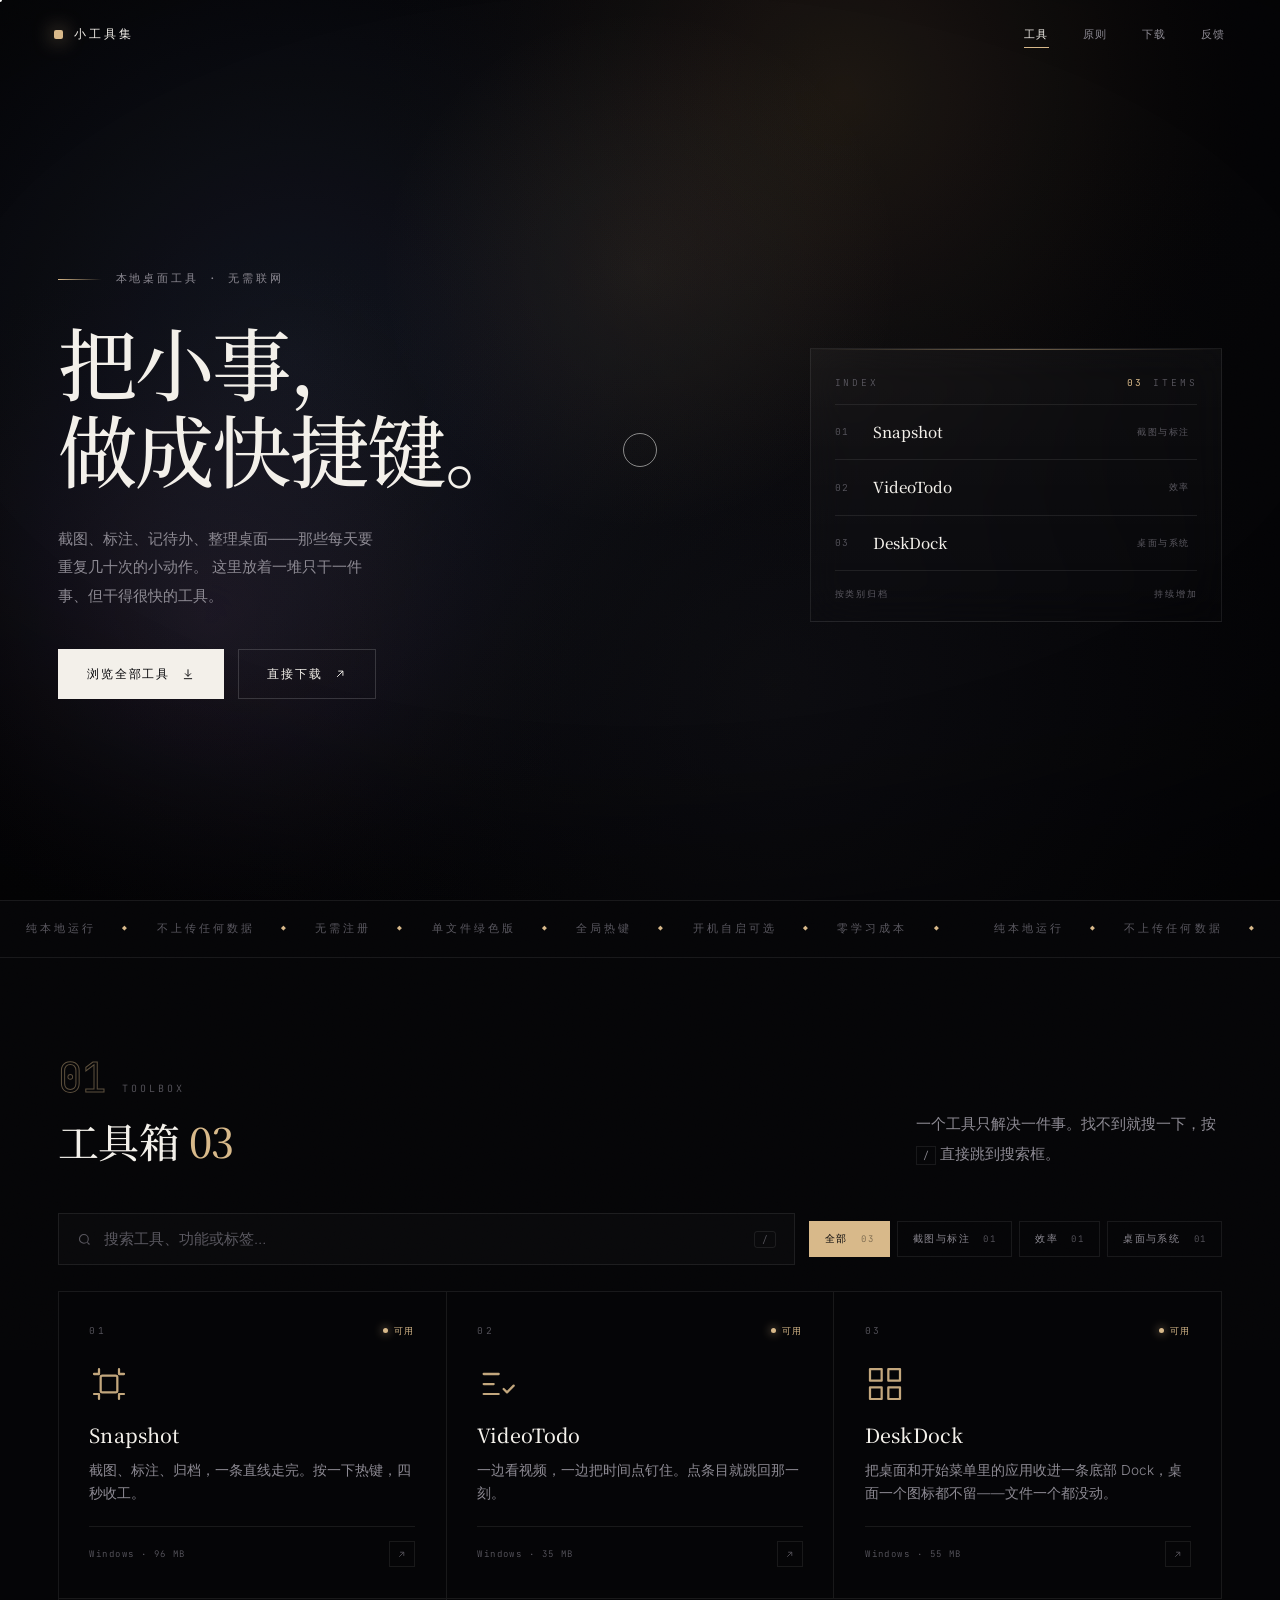
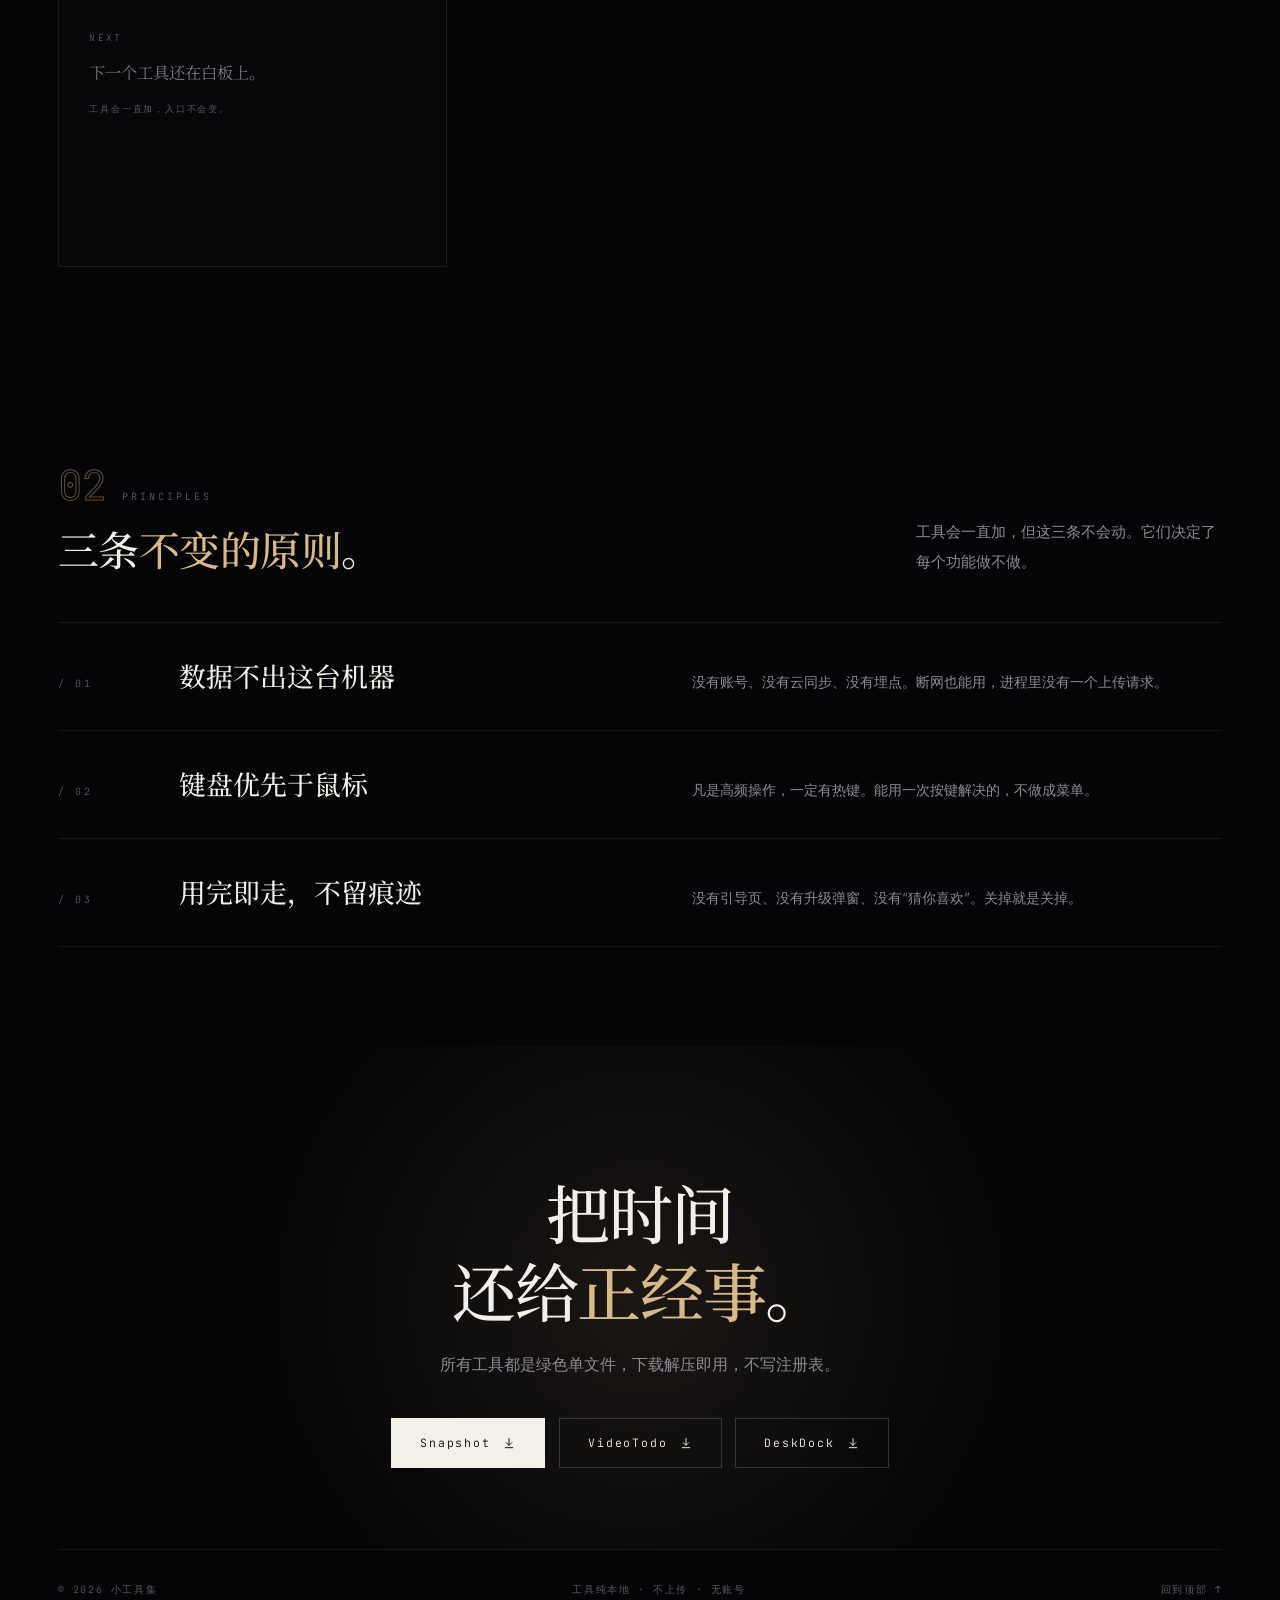
<file: index.html>
<!DOCTYPE html>
<html lang="zh-CN">
<head>
<meta charset="UTF-8">
<meta name="viewport" content="width=device-width, initial-scale=1">
<title>小工具集 — 把小事做成快捷键</title>
<meta name="description" content="一堆只干一件事、但干得很快的桌面小工具。Snapshot 截图标注、VideoTodo 视频待办。纯本地运行，不上传任何数据。">
<link rel="icon" type="image/svg+xml" href="assets/favicon.svg">
<meta property="og:title" content="小工具集 — 把小事做成快捷键">
<meta property="og:description" content="一堆只干一件事、但干得很快的桌面小工具。Snapshot 截图标注、VideoTodo 视频待办。纯本地运行，不上传任何数据。">
<meta property="og:image" content="https://luck-l6.github.io/toolbox/assets/og.png">
<meta property="og:type" content="website">
<meta property="og:url" content="https://luck-l6.github.io/toolbox/">
<meta property="og:site_name" content="小工具集">
<meta name="twitter:card" content="summary_large_image">
<link rel="preconnect" href="https://fonts.googleapis.com">
<link rel="preconnect" href="https://fonts.gstatic.com" crossorigin>
<link href="https://fonts.googleapis.com/css2?family=Instrument+Serif:ital@0;1&family=Inter:wght@300;400;500&family=JetBrains+Mono:wght@300;400;500&family=Noto+Serif+SC:wght@300;500;700&display=swap" rel="stylesheet">
<link rel="stylesheet" href="assets/style.css">
</head>
<body>

<div id="loader">
  <div class="load__mark">xiaogj &middot; toolset</div>
  <div class="load__bar"></div>
</div>

<canvas id="field"></canvas>
<div class="spot" id="spot"></div>
<div class="grain"></div>
<div class="vignette"></div>

<div class="cur" id="cur"></div>
<div class="cur-dot" id="curdot"></div>
<div class="progress" id="prog"></div>

<nav class="nav" id="nav">
  <a href="index.html" class="brand"><i></i>小工具集</a>
  <div class="nav__links">
    <a href="#toolbox" aria-current="page">工具</a>
    <a href="#rules">原则</a>
    <a href="#download">下载</a>
    <a href="feedback.html">反馈</a>
  </div>
    <button class="burger" id="burger" aria-label="打开菜单" aria-expanded="false" aria-controls="mmenu">
      <svg viewBox="0 0 24 24"><path d="M4 7h16M4 12h16M4 17h16"/></svg>
    </button>
</nav>
<div class="mmenu" id="mmenu" aria-hidden="true">
  <nav>
    <div class="mm__tag">MENU &middot; 小工具集</div>
    <a href="index.html#toolbox">全部工具</a>
    <a href="feedback.html">反馈</a>
    <a href="index.html#download">下载</a>
    <a href="index.html">回到首页</a>
  </nav>
</div>


<main class="page">

  <!-- HERO -->
  <header class="hero wrap">
    <div>
      <div class="eyebrow">本地桌面工具 &middot; 无需联网</div>

      <h1 class="hero__title">
        <span class="line" data-split>把小事，</span>
        <span class="line" data-split>做成快捷键。</span>
      </h1>

      <p class="hero__sub">
        截图、标注、记待办、整理桌面——那些每天要重复几十次的小动作。
        这里放着一堆只干一件事、但干得很快的工具。
      </p>

      <div class="hero__actions">
        <a href="#toolbox" class="btn btn--fill" data-magnet>
          浏览全部工具
          <svg viewBox="0 0 24 24"><path d="M12 4v12m0 0 5-5m-5 5-5-5M5 20h14"/></svg>
        </a>
        <a href="#download" class="btn" data-magnet>
          直接下载
          <svg viewBox="0 0 24 24"><path d="M7 17 17 7M9 7h8v8"/></svg>
        </a>
      </div>
    </div>

    <!-- 索引卡：首屏就能看到全部工具 -->
    <aside class="index" aria-label="工具索引">
      <div class="index__head">
        <span>INDEX</span>
        <span><b id="idxCount">03</b> ITEMS</span>
      </div>
      <div id="indexList"></div>
      <div class="index__foot">
        <span>按类别归档</span>
        <span>持续增加</span>
      </div>
    </aside>
  </header>

  <div class="ticker">
    <div class="ticker__in" id="ticker">
      <span>纯本地运行 <b>◆</b> 不上传任何数据 <b>◆</b> 无需注册 <b>◆</b> 单文件绿色版 <b>◆</b> 全局热键 <b>◆</b> 开机自启可选 <b>◆</b> 零学习成本 <b>◆</b></span>
    </div>
  </div>

  <!-- 工具箱 -->
  <section class="sec" id="toolbox">
    <div class="wrap">

      <div class="sec__head rv">
        <div>
          <div class="sec__idx">
            <span class="sec__num">01</span>
            <span class="sec__tag">TOOLBOX</span>
          </div>
          <h2 class="sec__title">工具箱 <em id="count">03</em></h2>
        </div>
        <p class="sec__body">一个工具只解决一件事。找不到就搜一下，按 <kbd style="font-family:var(--mono);font-size:10px;border:1px solid var(--line);padding:2px 6px;color:var(--dim)">/</kbd> 直接跳到搜索框。</p>
      </div>

      <div class="bar">
        <div class="finder">
          <svg viewBox="0 0 24 24"><circle cx="11" cy="11" r="7"/><path d="m20 20-3.5-3.5"/></svg>
          <input id="q" type="search" placeholder="搜索工具、功能或标签…" autocomplete="off" aria-label="搜索工具">
          <kbd>/</kbd>
        </div>
        <div class="chips" id="chips"></div>
      </div>

      <div class="tools" id="tools"></div>

      <div class="empty" id="empty">没有匹配的工具 —— 换个词，或者看全部。</div>

    </div>
  </section>

  <!-- 原则 -->
  <section class="sec" id="rules">
    <div class="wrap">
      <div class="sec__head rv">
        <div>
          <div class="sec__idx"><span class="sec__num">02</span><span class="sec__tag">PRINCIPLES</span></div>
          <h2 class="sec__title">三条<em>不变的原则</em>。</h2>
        </div>
        <p class="sec__body">工具会一直加，但这三条不会动。它们决定了每个功能做不做。</p>
      </div>

      <div class="rules rv">
        <div class="rule">
          <div class="rule__n">/ 01</div>
          <div class="rule__t">数据不出这台机器</div>
          <div class="rule__d">没有账号、没有云同步、没有埋点。断网也能用，进程里没有一个上传请求。</div>
        </div>
        <div class="rule">
          <div class="rule__n">/ 02</div>
          <div class="rule__t">键盘优先于鼠标</div>
          <div class="rule__d">凡是高频操作，一定有热键。能用一次按键解决的，不做成菜单。</div>
        </div>
        <div class="rule">
          <div class="rule__n">/ 03</div>
          <div class="rule__t">用完即走，不留痕迹</div>
          <div class="rule__d">没有引导页、没有升级弹窗、没有“猜你喜欢”。关掉就是关掉。</div>
        </div>
      </div>
    </div>
  </section>

  <!-- CTA -->
  <section class="cta" id="download">
    <div class="wrap">
      <h2 class="rv">把时间<br>还给<em>正经事</em>。</h2>
      <p class="rv rv-d1">所有工具都是绿色单文件，下载解压即用，不写注册表。</p>
      <div class="cta__row rv rv-d2">
        <a href="snapshot.html" class="btn btn--fill" data-magnet>Snapshot<svg viewBox="0 0 24 24"><path d="M12 4v12m0 0 5-5m-5 5-5-5M5 20h14"/></svg></a>
        <a href="videotodo.html" class="btn" data-magnet>VideoTodo<svg viewBox="0 0 24 24"><path d="M12 4v12m0 0 5-5m-5 5-5-5M5 20h14"/></svg></a>
        <a href="deskdock.html" class="btn" data-magnet>DeskDock<svg viewBox="0 0 24 24"><path d="M12 4v12m0 0 5-5m-5 5-5-5M5 20h14"/></svg></a>
      </div>
    </div>
  </section>

  <footer class="wrap foot">
    <span>&copy; 2026 小工具集</span>
    <span>工具纯本地 &middot; 不上传 &middot; 无账号</span>
    <a href="#">回到顶部 ↑</a>
  </footer>

</main>

<script src="assets/tools.js"></script>
<script src="assets/app.js"></script>
<script>
(function(){
  /* 索引卡：从同一份工具数据生成，首屏即全貌 */
  var list = document.getElementById("indexList");
  var cnt = document.getElementById("idxCount");
  if (!list || !window.TOOLS) return;
  if (cnt) cnt.textContent = String(window.TOOLS.length).padStart(2, "0");

  window.TOOLS.forEach(function (t) {
    var dev = t.status === "dev";
    var el = document.createElement(dev ? "div" : "a");
    el.className = "index__row" + (dev ? " dev" : "");
    if (!dev) el.href = t.url;
    el.innerHTML =
      '<span class="index__no">' + t.no + '</span>' +
      '<span class="index__name">' + t.name + '</span>' +
      '<span class="index__cat">' + (dev ? "开发中" : t.catName) + '</span>';
    list.appendChild(el);
  });
})();
</script>
</body>
</html>
</file>
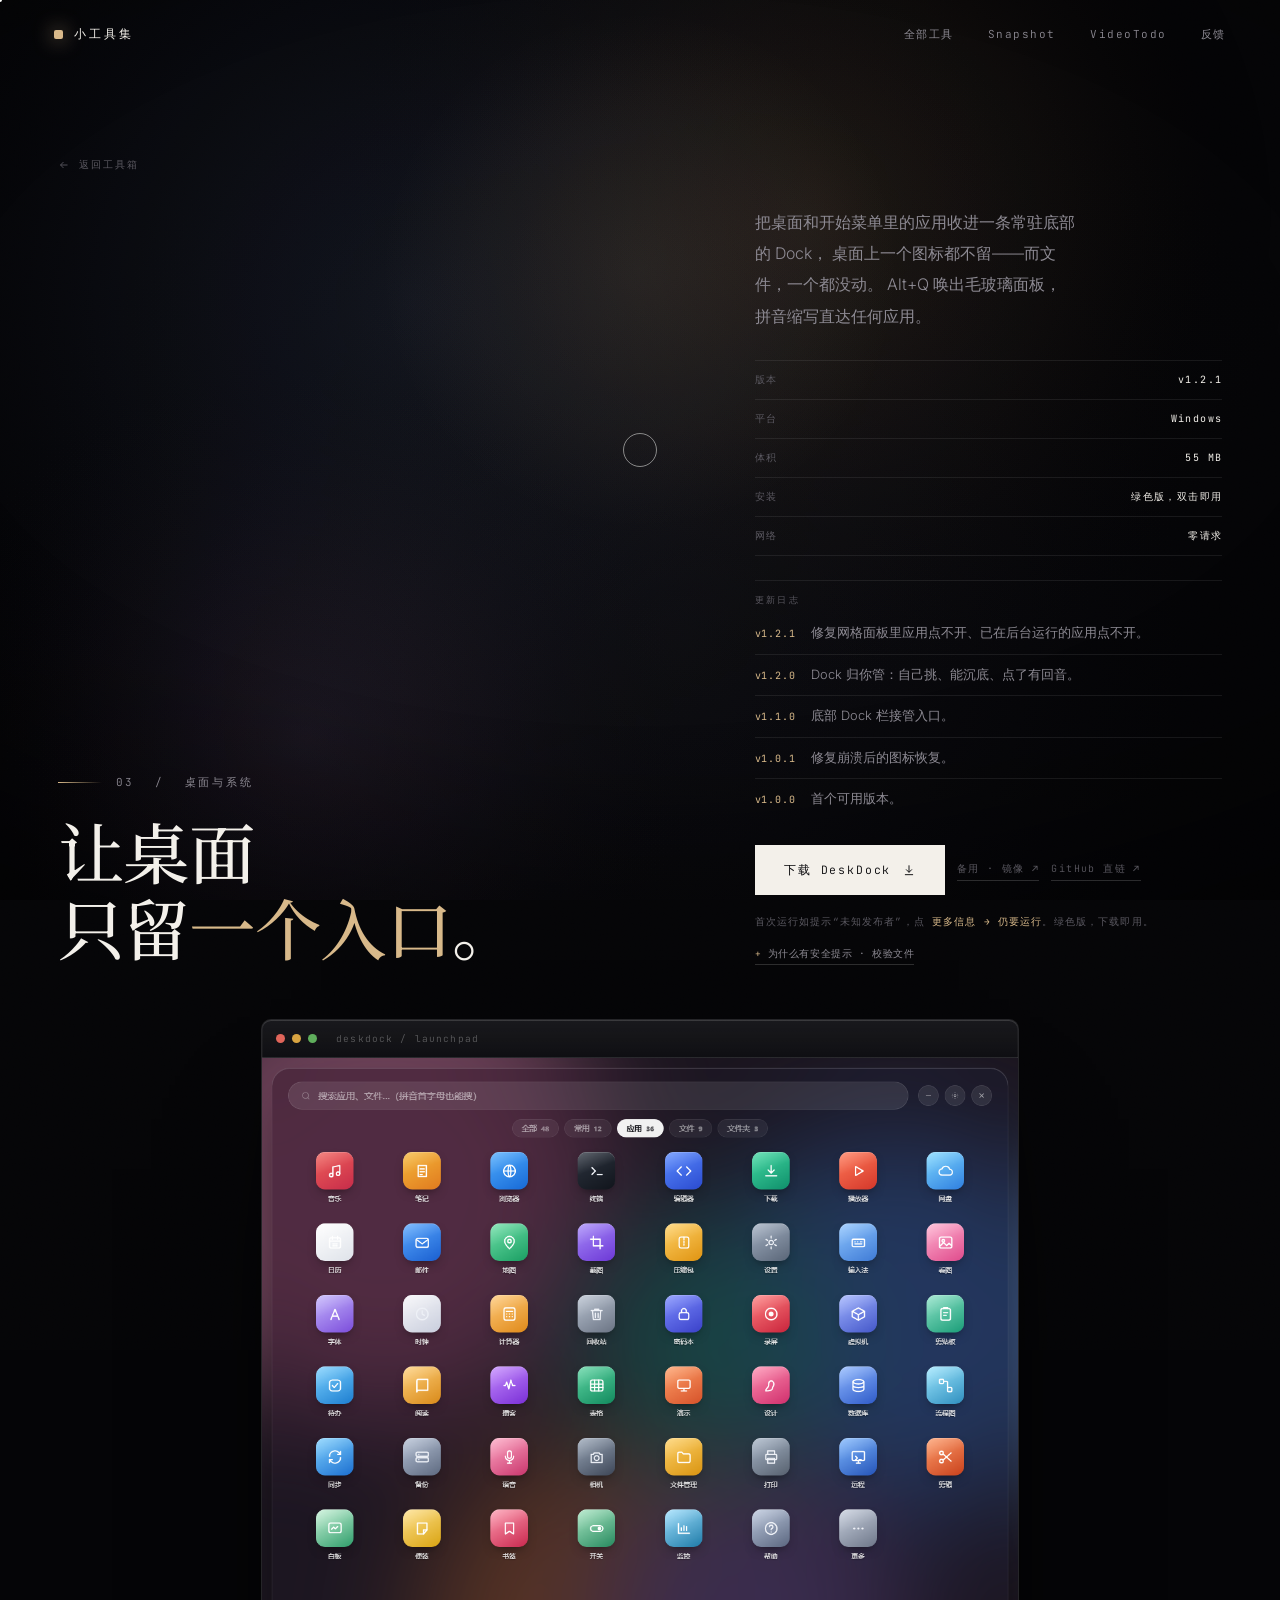
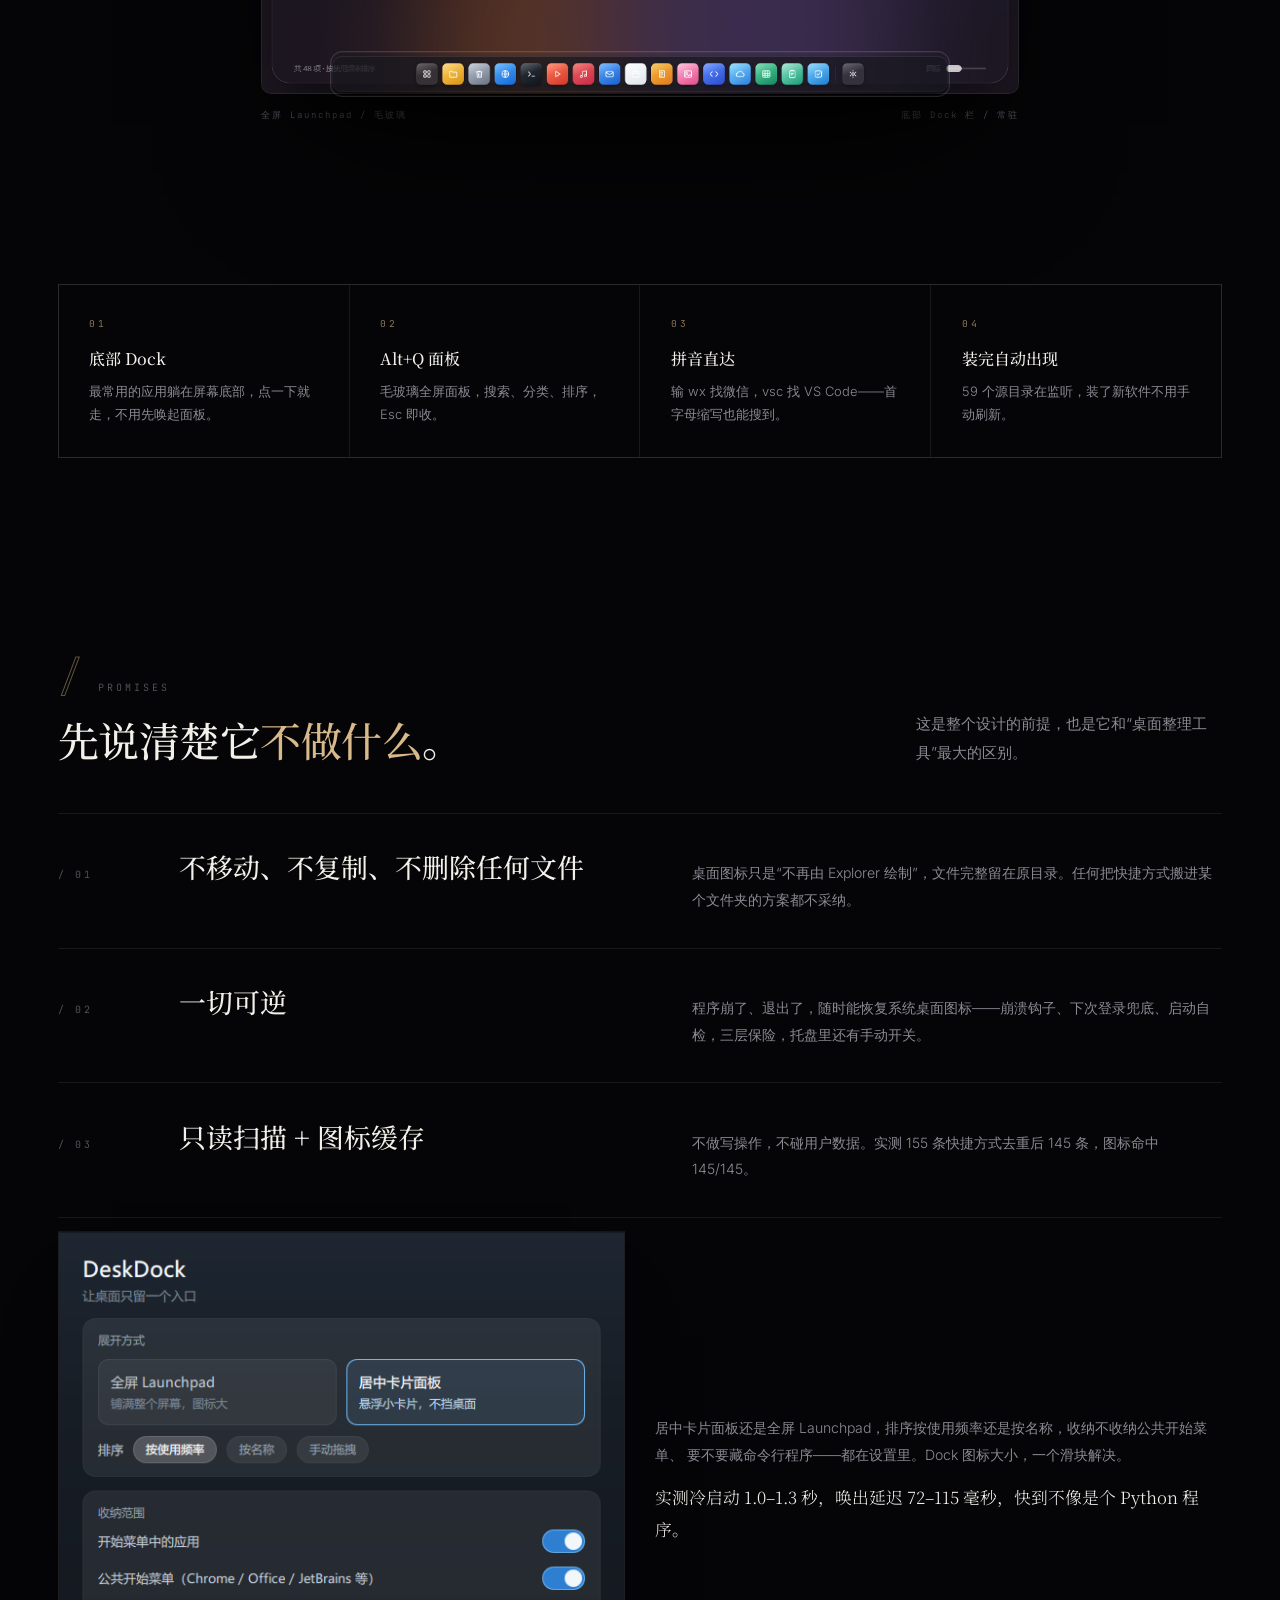
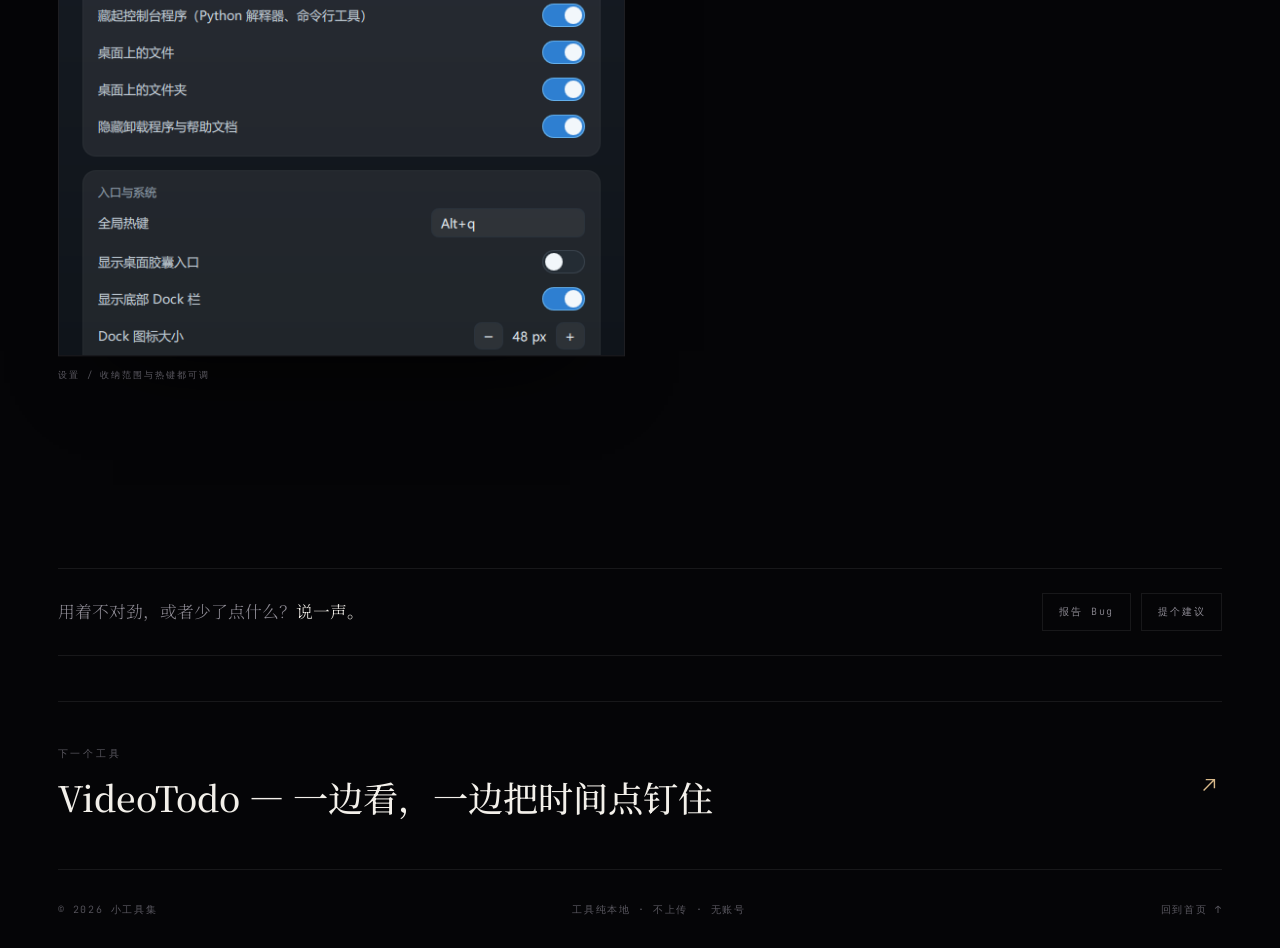
<file: deskdock.html>
<!DOCTYPE html>
<html lang="zh-CN">
<head>
<meta charset="UTF-8">
<meta name="viewport" content="width=device-width, initial-scale=1">
<title>DeskDock — 让桌面只留一个入口 | 小工具集</title>
<meta name="description" content="DeskDock：把桌面和开始菜单里的应用收进一条底部 Dock，桌面一个图标都不留——文件一个都没动。">
<link rel="icon" type="image/svg+xml" href="assets/favicon.svg">
<meta property="og:title" content="DeskDock — 让桌面只留一个入口 | 小工具集">
<meta property="og:description" content="DeskDock：把桌面和开始菜单里的应用收进一条底部 Dock，桌面一个图标都不留——文件一个都没动。">
<meta property="og:image" content="https://luck-l6.github.io/toolbox/assets/og.png">
<meta property="og:type" content="website">
<meta property="og:url" content="https://luck-l6.github.io/toolbox/deskdock.html">
<meta property="og:site_name" content="小工具集">
<meta name="twitter:card" content="summary_large_image">
<link rel="preconnect" href="https://fonts.googleapis.com">
<link rel="preconnect" href="https://fonts.gstatic.com" crossorigin>
<link href="https://fonts.googleapis.com/css2?family=Instrument+Serif:ital@0;1&family=Inter:wght@300;400;500&family=JetBrains+Mono:wght@300;400;500&family=Noto+Serif+SC:wght@300;500;700&display=swap" rel="stylesheet">
<link rel="stylesheet" href="assets/style.css">
</head>
<body>

<div id="loader">
  <div class="load__mark">deskdock</div>
  <div class="load__bar"></div>
</div>

<canvas id="field"></canvas>
<div class="spot" id="spot"></div>
<div class="grain"></div>
<div class="vignette"></div>

<div class="cur" id="cur"></div>
<div class="cur-dot" id="curdot"></div>
<div class="progress" id="prog"></div>

<nav class="nav" id="nav">
  <a href="index.html" class="brand"><i></i>小工具集</a>
  <div class="nav__links">
    <a href="index.html#toolbox">全部工具</a>
    <a href="snapshot.html">Snapshot</a>
    <a href="videotodo.html">VideoTodo</a>
    <a href="feedback.html">反馈</a>
  </div>
    <button class="burger" id="burger" aria-label="打开菜单" aria-expanded="false" aria-controls="mmenu">
      <svg viewBox="0 0 24 24"><path d="M4 7h16M4 12h16M4 17h16"/></svg>
    </button>
</nav>
<div class="mmenu" id="mmenu" aria-hidden="true">
  <nav>
    <div class="mm__tag">MENU &middot; 小工具集</div>
    <a href="index.html#toolbox">全部工具</a>
    <a href="feedback.html">反馈</a>
    <a href="index.html#download">下载</a>
    <a href="index.html">回到首页</a>
  </nav>
</div>


<main class="page">

  <header class="dhead wrap">
    <a href="index.html#toolbox" class="back">
      <svg viewBox="0 0 24 24"><path d="M19 12H5m0 0 6-6m-6 6 6 6"/></svg>
      返回工具箱
    </a>

    <div class="dhead__grid">
      <div>
        <div class="eyebrow">03 &nbsp;/&nbsp; 桌面与系统</div>
        <h1>让桌面<br>只留<em style="font-style:normal;color:var(--gold)">一个入口</em>。</h1>
      </div>
      <div>
        <p class="dhead__lead">
          把桌面和开始菜单里的应用收进一条常驻底部的 Dock，
          桌面上一个图标都不留——而文件，一个都没动。
          Alt+Q 唤出毛玻璃面板，拼音缩写直达任何应用。
        </p>
        <div class="spec">
          <div><span>版本</span><b>v1.2.1</b></div>
          <div><span>平台</span><b>Windows</b></div>
          <div><span>体积</span><b>55 MB</b></div>
          <div><span>安装</span><b>绿色版，双击即用</b></div>
          <div><span>网络</span><b>零请求</b></div>
        </div>
        <div class="clg">
          <div class="clg__t">更新日志</div>
          <div class="clg__i"><b>v1.2.1</b><span>修复网格面板里应用点不开、已在后台运行的应用点不开。</span></div>
          <div class="clg__i"><b>v1.2.0</b><span>Dock 归你管：自己挑、能沉底、点了有回音。</span></div>
          <div class="clg__i"><b>v1.1.0</b><span>底部 Dock 栏接管入口。</span></div>
          <div class="clg__i"><b>v1.0.1</b><span>修复崩溃后的图标恢复。</span></div>
          <div class="clg__i"><b>v1.0.0</b><span>首个可用版本。</span></div>
        </div>
        <div style="display:flex;gap:12px;margin-top:26px;flex-wrap:wrap;align-items:center">
          <a href="https://luckl6-toolbox-1419282646.cos.ap-guangzhou.myqcloud.com/DeskDock.exe" class="btn btn--fill" data-magnet rel="noopener">
            下载 DeskDock
            <svg viewBox="0 0 24 24"><path d="M12 4v12m0 0 5-5m-5 5-5-5M5 20h14"/></svg>
          </a>
          <a href="https://ghfast.top/https://github.com/luck-l6/DeskDock/releases/latest/download/DeskDock.exe" class="dl-alt" rel="noopener">备用 · 镜像 ↗</a>
          <a href="https://github.com/luck-l6/DeskDock/releases/latest/download/DeskDock.exe" class="dl-alt" rel="noopener">GitHub 直链 ↗</a>
        </div>
          <p class="dlwarn">首次运行如提示&ldquo;未知发布者&rdquo;，点 <b>更多信息 &rarr; 仍要运行</b>。绿色版，下载即用。</p>
          <details class="verify">
            <summary>为什么有安全提示 · 校验文件</summary>
            <p>本工具是个人开发的绿色软件，未购买商业代码签名证书。Windows 对从网络下载的未签名程序会统一提示&ldquo;未知发布者&rdquo;或&ldquo;已保护你的电脑&rdquo;，属正常拦截，并非病毒。点 <b>更多信息 &rarr; 仍要运行</b> 即可；或右键文件 &rarr; 属性 &rarr; 勾选&ldquo;解除锁定&rdquo;去掉网络标记。不放心可核对下面的校验值。</p>
            <div class="verify__row"><span>SHA256</span><code>ba711bbc0c82744025bb130358898d88fd6ac2ad394c523a0d20daa12d804f91</code></div>
            <p class="verify__hint">核对命令：<code>Get-FileHash .\DeskDock.exe -Algorithm SHA256</code></p>
          </details>
      </div>
    </div>
  </header>

  <!-- 主展示：面板 + Dock 浮条 -->
  <section class="sec" style="padding-top:0">
    <div class="wrap">
      <div class="vshow rv">
        <figure class="frame">
          <div class="frame__bar"><i></i><i></i><i></i><span class="frame__url">deskdock / launchpad</span></div>
          <img src="assets/dd-panel.png" alt="DeskDock 毛玻璃全屏面板">
          <div class="frame__glare"></div>
        </figure>
        <figure class="vshow__float vshow__float--dock">
          <img src="assets/dd-dock.png" alt="DeskDock 底部 Dock 栏">
        </figure>
        <div class="vshow__cap">
          <span>全屏 Launchpad / 毛玻璃</span>
          <span>底部 Dock 栏 / 常驻</span>
        </div>
      </div>
    </div>
  </section>

  <section class="sec" style="padding-top:0">
    <div class="wrap">
      <div class="feat rv">
        <div class="feat__c"><div class="feat__n">01</div><div class="feat__t">底部 Dock</div><div class="feat__d">最常用的应用躺在屏幕底部，点一下就走，不用先唤起面板。</div></div>
        <div class="feat__c"><div class="feat__n">02</div><div class="feat__t">Alt+Q 面板</div><div class="feat__d">毛玻璃全屏面板，搜索、分类、排序，Esc 即收。</div></div>
        <div class="feat__c"><div class="feat__n">03</div><div class="feat__t">拼音直达</div><div class="feat__d">输 wx 找微信，vsc 找 VS Code——首字母缩写也能搜到。</div></div>
        <div class="feat__c"><div class="feat__n">04</div><div class="feat__t">装完自动出现</div><div class="feat__d">59 个源目录在监听，装了新软件不用手动刷新。</div></div>
      </div>
    </div>
  </section>

  <!-- 三条承诺 -->
  <section class="sec">
    <div class="wrap">
      <div class="sec__head rv">
        <div>
          <div class="sec__idx"><span class="sec__num">/</span><span class="sec__tag">PROMISES</span></div>
          <h2 class="sec__title">先说清楚它<em>不做什么</em>。</h2>
        </div>
        <p class="sec__body">这是整个设计的前提，也是它和“桌面整理工具”最大的区别。</p>
      </div>

      <div class="rules rv">
        <div class="rule">
          <div class="rule__n">/ 01</div>
          <div class="rule__t">不移动、不复制、不删除任何文件</div>
          <div class="rule__d">桌面图标只是“不再由 Explorer 绘制”，文件完整留在原目录。任何把快捷方式搬进某个文件夹的方案都不采纳。</div>
        </div>
        <div class="rule">
          <div class="rule__n">/ 02</div>
          <div class="rule__t">一切可逆</div>
          <div class="rule__d">程序崩了、退出了，随时能恢复系统桌面图标——崩溃钩子、下次登录兜底、启动自检，三层保险，托盘里还有手动开关。</div>
        </div>
        <div class="rule">
          <div class="rule__n">/ 03</div>
          <div class="rule__t">只读扫描 + 图标缓存</div>
          <div class="rule__d">不做写操作，不碰用户数据。实测 155 条快捷方式去重后 145 条，图标命中 145/145。</div>
        </div>
      </div>
    </div>
  </section>

  <!-- 设置面板 -->
  <section class="sec" style="padding-top:0">
    <div class="wrap">
      <div class="duo rv">
        <div data-parallax="0.03">
          <div class="plate"><img src="assets/dd-settings.png" alt="DeskDock 设置面板"></div>
          <div class="plate__cap">设置 / 收纳范围与热键都可调</div>
        </div>
        <div>
          <div class="rule__d" style="padding-top:8px">
            居中卡片面板还是全屏 Launchpad，排序按使用频率还是按名称，收纳不收纳公共开始菜单、
            要不要藏命令行程序——都在设置里。Dock 图标大小，一个滑块解决。
          </div>
          <div class="rule__d" style="margin-top:14px;color:var(--paper);font-family:var(--hans);font-size:1.05rem">
            实测冷启动 1.0–1.3 秒，唤出延迟 72–115 毫秒，快到不像是个 Python 程序。
          </div>
        </div>
      </div>
    </div>
  </section>

  <div class="wrap">
    <div class="fbline">
      <p>用着不对劲，或者少了点什么？<em>说一声。</em></p>
      <div class="fbline__acts">
        <a href="feedback.html?tool=deskdock&amp;type=bug">报告 Bug</a>
        <a href="feedback.html?tool=deskdock&amp;type=feature">提个建议</a>
      </div>
    </div>
  </div>

  <div class="wrap">
    <a href="videotodo.html" class="next">
      <div>
        <div class="next__k">下一个工具</div>
        <div class="next__n">VideoTodo — 一边看，一边把时间点钉住</div>
      </div>
      <svg viewBox="0 0 24 24"><path d="M7 17 17 7M9 7h8v8"/></svg>
    </a>
  </div>

  <footer class="wrap foot">
    <span>&copy; 2026 小工具集</span>
    <span>工具纯本地 &middot; 不上传 &middot; 无账号</span>
    <a href="index.html">回到首页 ↑</a>
  </footer>

</main>

<script src="assets/tools.js"></script>
<script src="assets/app.js"></script>
</body>
</html>
</file>
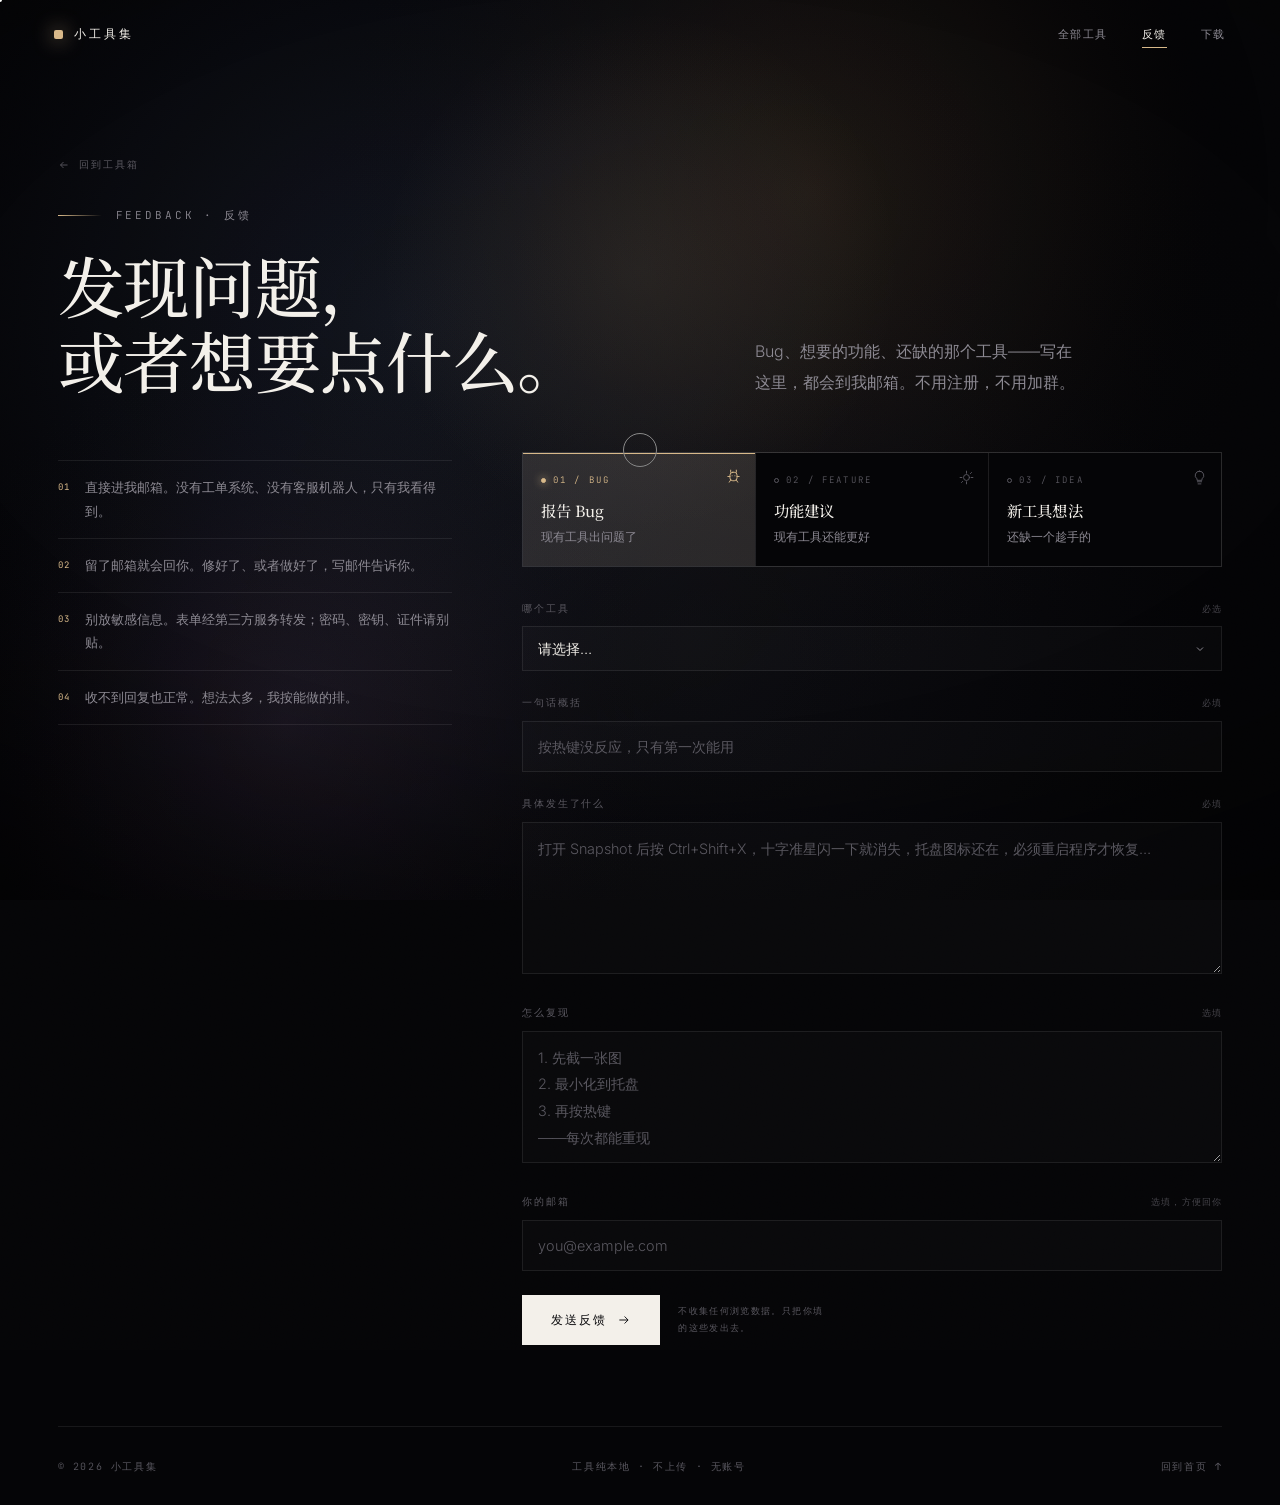
<file: feedback.html>
<!DOCTYPE html>
<html lang="zh-CN">
<head>
<meta charset="UTF-8">
<meta name="viewport" content="width=device-width, initial-scale=1">
<title>反馈 — 报告 Bug 或提一个想法 | 小工具集</title>
<meta name="description" content="反馈 Snapshot、VideoTodo、DeskDock 的 Bug，或者告诉我你想要什么功能、还缺什么工具。留言直接进我的邮箱。">
<link rel="icon" type="image/svg+xml" href="assets/favicon.svg">
<meta property="og:title" content="反馈 — 报告 Bug 或提一个想法 | 小工具集">
<meta property="og:description" content="反馈 Snapshot、VideoTodo、DeskDock 的 Bug，或者告诉我你想要什么功能、还缺什么工具。留言直接进我的邮箱。">
<meta property="og:image" content="https://luck-l6.github.io/toolbox/assets/og.png">
<meta property="og:type" content="website">
<meta property="og:url" content="https://luck-l6.github.io/toolbox/feedback.html">
<meta property="og:site_name" content="小工具集">
<meta name="twitter:card" content="summary_large_image">
<link rel="preconnect" href="https://fonts.googleapis.com">
<link rel="preconnect" href="https://fonts.gstatic.com" crossorigin>
<link href="https://fonts.googleapis.com/css2?family=Instrument+Serif:ital@0;1&family=Inter:wght@300;400;500&family=JetBrains+Mono:wght@300;400;500&family=Noto+Serif+SC:wght@300;500;700&display=swap" rel="stylesheet">
<link rel="stylesheet" href="assets/style.css">
</head>
<body>

<div id="loader">
  <div class="load__mark">feedback</div>
  <div class="load__bar"></div>
</div>

<canvas id="field"></canvas>
<div class="spot" id="spot"></div>
<div class="grain"></div>
<div class="vignette"></div>

<div class="cur" id="cur"></div>
<div class="cur-dot" id="curdot"></div>
<div class="progress" id="prog"></div>

<nav class="nav" id="nav">
  <a href="index.html" class="brand"><i></i>小工具集</a>
  <div class="nav__links">
    <a href="index.html#toolbox">全部工具</a>
    <a href="feedback.html" aria-current="page">反馈</a>
    <a href="index.html#download">下载</a>
  </div>
    <button class="burger" id="burger" aria-label="打开菜单" aria-expanded="false" aria-controls="mmenu">
      <svg viewBox="0 0 24 24"><path d="M4 7h16M4 12h16M4 17h16"/></svg>
    </button>
</nav>
<div class="mmenu" id="mmenu" aria-hidden="true">
  <nav>
    <div class="mm__tag">MENU &middot; 小工具集</div>
    <a href="index.html#toolbox">全部工具</a>
    <a href="feedback.html">反馈</a>
    <a href="index.html#download">下载</a>
    <a href="index.html">回到首页</a>
  </nav>
</div>


<main class="page">

  <header class="dhead wrap">
    <a href="index.html" class="back">
      <svg viewBox="0 0 24 24"><path d="M19 12H5m0 0 6-6m-6 6 6 6"/></svg>
      回到工具箱
    </a>
    <div class="dhead__grid">
      <div>
        <div class="eyebrow">FEEDBACK &middot; 反馈</div>
        <h1>发现问题，<br>或者想要点什么。</h1>
      </div>
      <div>
        <p class="dhead__lead">Bug、想要的功能、还缺的那个工具——写在这里，都会到我邮箱。不用注册，不用加群。</p>
      </div>
    </div>
  </header>

  <section class="wrap fb">
    <div class="fb__grid">

      <aside class="fb__side">
        <div class="fb__points">
          <div><b>01</b><span>直接进我邮箱。没有工单系统、没有客服机器人，只有我看得到。</span></div>
          <div><b>02</b><span>留了邮箱就会回你。修好了、或者做好了，写邮件告诉你。</span></div>
          <div><b>03</b><span>别放敏感信息。表单经第三方服务转发；密码、密钥、证件请别贴。</span></div>
          <div><b>04</b><span>收不到回复也正常。想法太多，我按能做的排。</span></div>
        </div>
      </aside>

      <form id="fbForm" novalidate autocomplete="off">
        <div class="types" role="group" aria-label="反馈类型">
          <button type="button" class="type on" data-type="bug" aria-pressed="true">
            <div class="type__k"><i></i>01 / BUG</div>
            <svg viewBox="0 0 24 24"><path d="M8 3v3M16 3v3M4 12h3M17 12h3M6 20l2-3M18 20l-2-3"/><rect x="7" y="6" width="10" height="12" rx="4"/><path d="M10 11h.01M14 11h.01"/></svg>
            <b>报告 Bug</b>
            <span>现有工具出问题了</span>
          </button>
          <button type="button" class="type" data-type="feature" aria-pressed="false">
            <div class="type__k"><i></i>02 / FEATURE</div>
            <svg viewBox="0 0 24 24"><path d="M12 3v3M12 18v3M5.5 12H3M21 12h-2.5"/><circle cx="12" cy="12" r="4.2"/><path d="m17.5 6.5 1.6-1.6M4.9 19.1l1.6-1.6"/></svg>
            <b>功能建议</b>
            <span>现有工具还能更好</span>
          </button>
          <button type="button" class="type" data-type="idea" aria-pressed="false">
            <div class="type__k"><i></i>03 / IDEA</div>
            <svg viewBox="0 0 24 24"><path d="M9 18h6M10 21h4"/><path d="M12 3a6 6 0 0 0-3.5 10.9V16h7v-2.1A6 6 0 0 0 12 3z"/></svg>
            <b>新工具想法</b>
            <span>还缺一个趁手的</span>
          </button>
        </div>

        <div class="field" id="fTool">
          <label>哪个工具 <u>必选</u></label>
          <select id="tool" name="tool"></select>
        </div>

        <div class="field">
          <label for="title">一句话概括 <u>必填</u></label>
          <input id="title" name="title" maxlength="90" required placeholder="按热键没反应，只有第一次能用">
        </div>

        <div class="field">
          <label for="detail" id="detailLabel">具体发生了什么 <u>必填</u></label>
          <textarea id="detail" name="detail" required placeholder="打开 Snapshot 后按 Ctrl+Shift+X，十字准星闪一下就消失，托盘图标还在，必须重启程序才恢复…"></textarea>
        </div>

        <div class="field" id="fSteps">
          <label for="steps">怎么复现 <u>选填</u></label>
          <textarea id="steps" name="steps" style="min-height:132px" placeholder="1. 先截一张图&#10;2. 最小化到托盘&#10;3. 再按热键&#10;——每次都能重现"></textarea>
        </div>

        <div class="field">
          <label for="mail">你的邮箱 <u>选填，方便回你</u></label>
          <input id="mail" name="mail" type="email" placeholder="you@example.com">
        </div>

        <div class="fb__submit">
          <button type="submit" class="btn btn--fill" id="sendBtn">
            发送反馈
            <svg viewBox="0 0 24 24"><path d="M4 12h15m0 0-6-6m6 6-6 6"/></svg>
          </button>
          <div class="fb__hint">不收集任何浏览数据。只把你填的这些发出去。</div>
        </div>

        <div class="msg" id="msg" role="status" aria-live="polite"></div>
      </form>

    </div>
  </section>

  <footer class="wrap foot">
    <span>&copy; 2026 小工具集</span>
    <span>工具纯本地 &middot; 不上传 &middot; 无账号</span>
    <a href="index.html">回到首页 ↑</a>
  </footer>

</main>

<script src="assets/tools.js"></script>
<script src="assets/app.js"></script>
<script src="assets/feedback.js"></script>
</body>
</html>
</file>
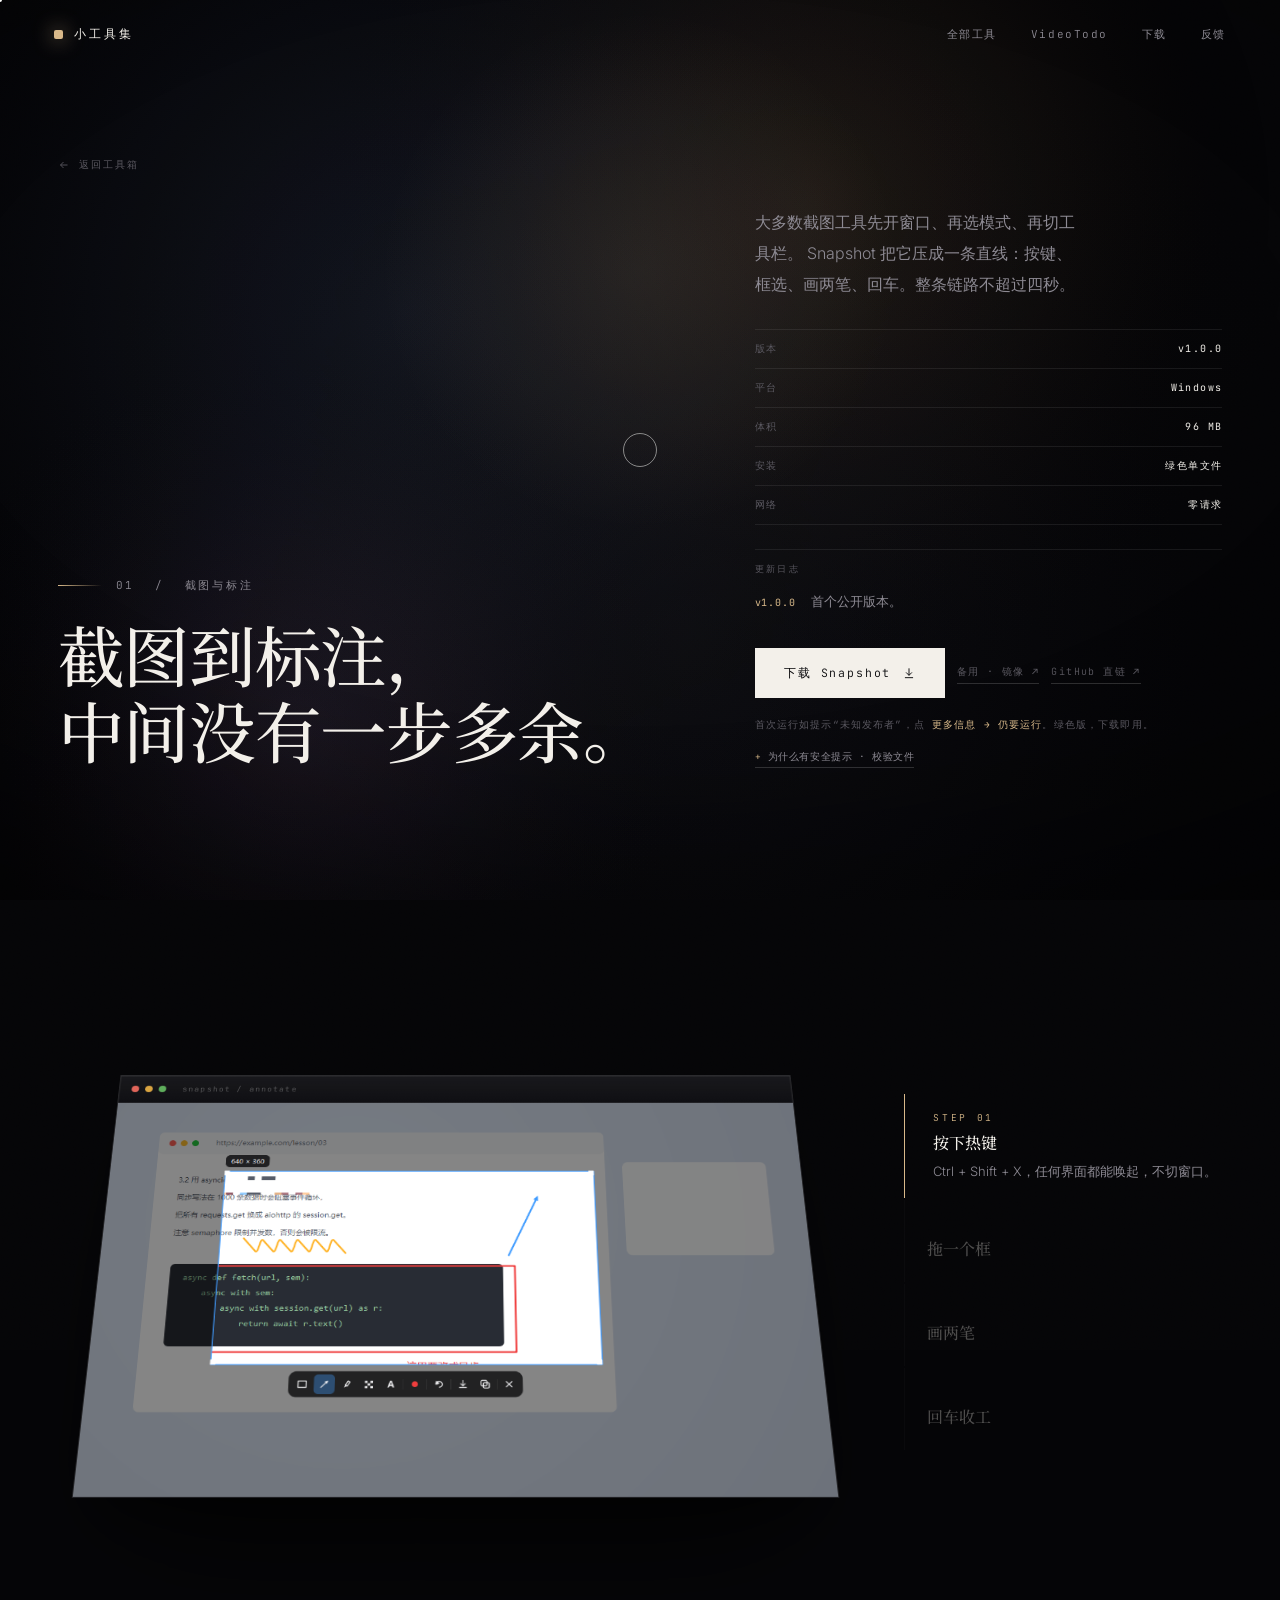
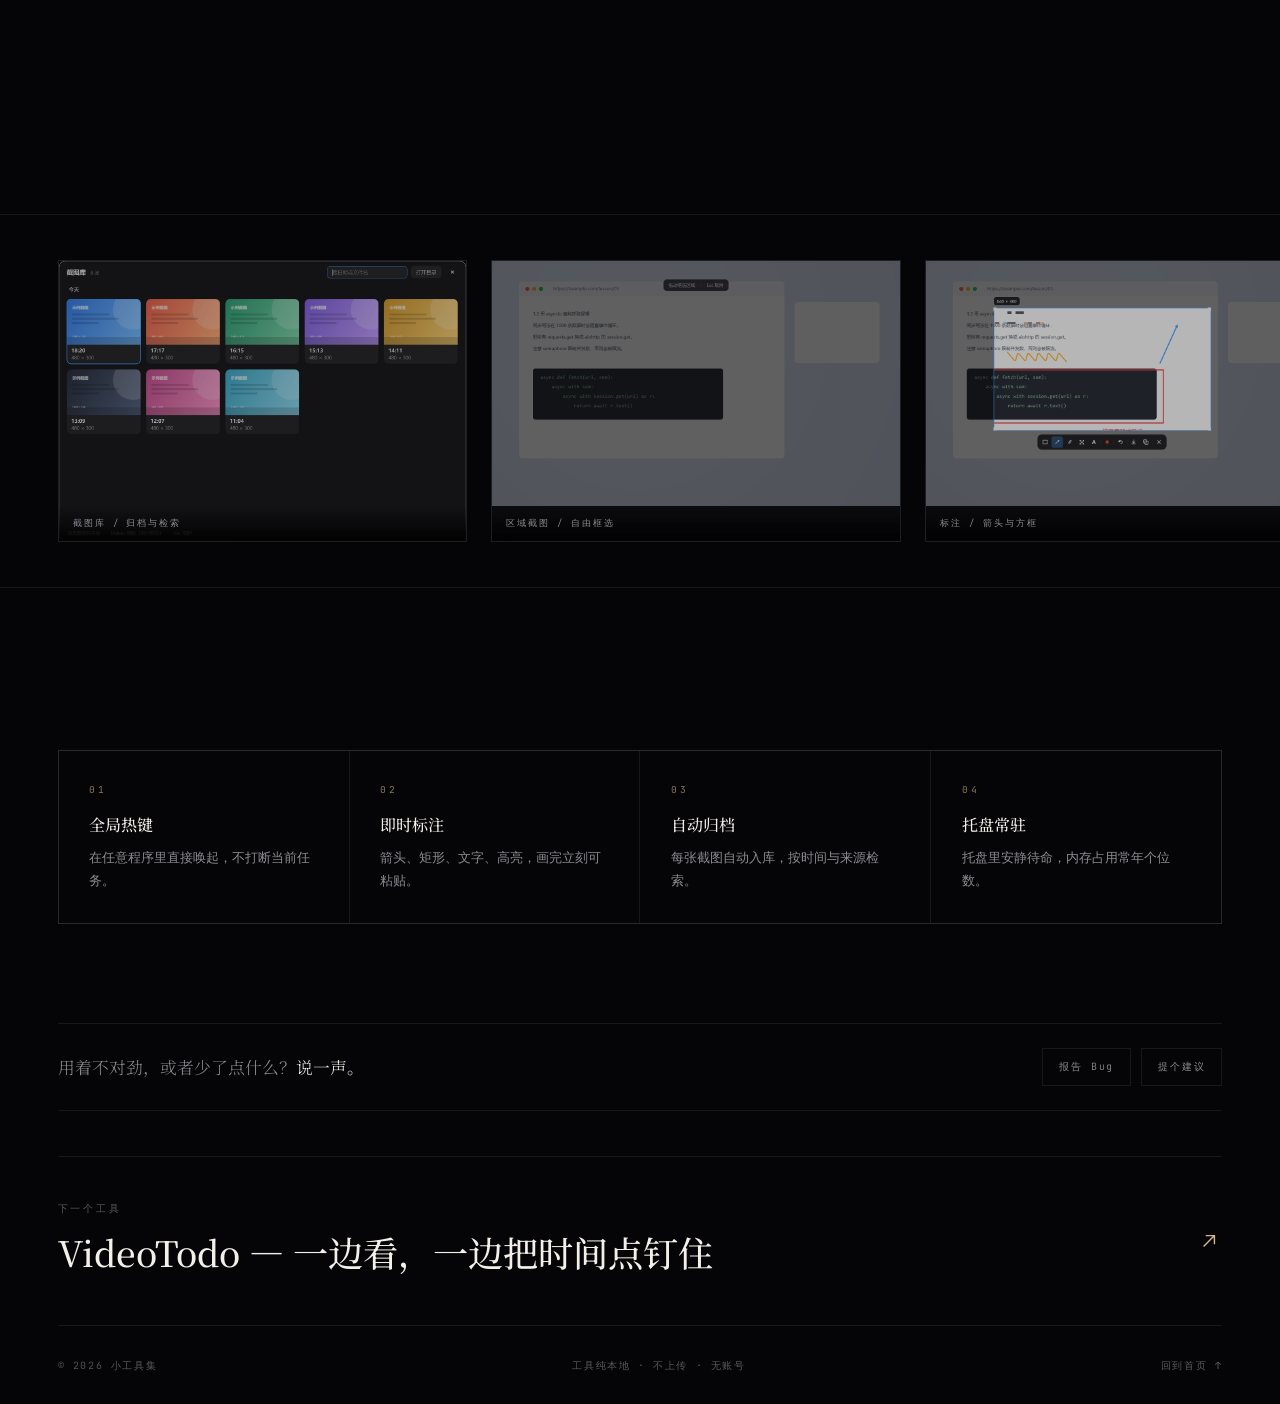
<file: snapshot.html>
<!DOCTYPE html>
<html lang="zh-CN">
<head>
<meta charset="UTF-8">
<meta name="viewport" content="width=device-width, initial-scale=1">
<title>Snapshot — 截图到标注，中间没有一步多余 | 小工具集</title>
<meta name="description" content="Snapshot：全局热键、区域截图、即时标注、自动归档。纯本地运行，不上传任何数据。">
<link rel="icon" type="image/svg+xml" href="assets/favicon.svg">
<meta property="og:title" content="Snapshot — 截图到标注，中间没有一步多余 | 小工具集">
<meta property="og:description" content="Snapshot：全局热键、区域截图、即时标注、自动归档。纯本地运行，不上传任何数据。">
<meta property="og:image" content="https://luck-l6.github.io/toolbox/assets/og.png">
<meta property="og:type" content="website">
<meta property="og:url" content="https://luck-l6.github.io/toolbox/snapshot.html">
<meta property="og:site_name" content="小工具集">
<meta name="twitter:card" content="summary_large_image">
<link rel="preconnect" href="https://fonts.googleapis.com">
<link rel="preconnect" href="https://fonts.gstatic.com" crossorigin>
<link href="https://fonts.googleapis.com/css2?family=Instrument+Serif:ital@0;1&family=Inter:wght@300;400;500&family=JetBrains+Mono:wght@300;400;500&family=Noto+Serif+SC:wght@300;500;700&display=swap" rel="stylesheet">
<link rel="stylesheet" href="assets/style.css">
</head>
<body>

<div id="loader">
  <div class="load__mark">snapshot</div>
  <div class="load__bar"></div>
</div>

<canvas id="field"></canvas>
<div class="spot" id="spot"></div>
<div class="grain"></div>
<div class="vignette"></div>

<div class="cur" id="cur"></div>
<div class="cur-dot" id="curdot"></div>
<div class="progress" id="prog"></div>

<nav class="nav" id="nav">
  <a href="index.html" class="brand"><i></i>小工具集</a>
  <div class="nav__links">
    <a href="index.html#toolbox">全部工具</a>
    <a href="videotodo.html">VideoTodo</a>
    <a href="index.html#download">下载</a>
    <a href="feedback.html">反馈</a>
  </div>
    <button class="burger" id="burger" aria-label="打开菜单" aria-expanded="false" aria-controls="mmenu">
      <svg viewBox="0 0 24 24"><path d="M4 7h16M4 12h16M4 17h16"/></svg>
    </button>
</nav>
<div class="mmenu" id="mmenu" aria-hidden="true">
  <nav>
    <div class="mm__tag">MENU &middot; 小工具集</div>
    <a href="index.html#toolbox">全部工具</a>
    <a href="feedback.html">反馈</a>
    <a href="index.html#download">下载</a>
    <a href="index.html">回到首页</a>
  </nav>
</div>


<main class="page">

  <header class="dhead wrap">
    <a href="index.html#toolbox" class="back">
      <svg viewBox="0 0 24 24"><path d="M19 12H5m0 0 6-6m-6 6 6 6"/></svg>
      返回工具箱
    </a>

    <div class="dhead__grid">
      <div>
        <div class="eyebrow">01 &nbsp;/&nbsp; 截图与标注</div>
        <h1>截图到标注，<br>中间没有一步多余。</h1>
      </div>
      <div>
        <p class="dhead__lead">
          大多数截图工具先开窗口、再选模式、再切工具栏。
          Snapshot 把它压成一条直线：按键、框选、画两笔、回车。整条链路不超过四秒。
        </p>
        <div class="spec">
          <div><span>版本</span><b>v1.0.0</b></div>
          <div><span>平台</span><b>Windows</b></div>
          <div><span>体积</span><b>96 MB</b></div>
          <div><span>安装</span><b>绿色单文件</b></div>
          <div><span>网络</span><b>零请求</b></div>
        </div>
        <div class="clg">
          <div class="clg__t">更新日志</div>
          <div class="clg__i"><b>v1.0.0</b><span>首个公开版本。</span></div>
        </div>
        <div style="display:flex;gap:12px;margin-top:26px;flex-wrap:wrap;align-items:center">
          <a href="https://luckl6-toolbox-1419282646.cos.ap-guangzhou.myqcloud.com/Snapshot.exe" class="btn btn--fill" data-magnet rel="noopener">
            下载 Snapshot
            <svg viewBox="0 0 24 24"><path d="M12 4v12m0 0 5-5m-5 5-5-5M5 20h14"/></svg>
          </a>
          <a href="https://ghfast.top/https://github.com/luck-l6/toolbox/releases/download/v1.0.0/Snapshot.exe" class="dl-alt" rel="noopener">备用 · 镜像 ↗</a>
          <a href="https://github.com/luck-l6/toolbox/releases/download/v1.0.0/Snapshot.exe" class="dl-alt" rel="noopener">GitHub 直链 ↗</a>
        </div>
          <p class="dlwarn">首次运行如提示&ldquo;未知发布者&rdquo;，点 <b>更多信息 &rarr; 仍要运行</b>。绿色版，下载即用。</p>
          <details class="verify">
            <summary>为什么有安全提示 · 校验文件</summary>
            <p>本工具是个人开发的绿色软件，未购买商业代码签名证书。Windows 对从网络下载的未签名程序会统一提示&ldquo;未知发布者&rdquo;或&ldquo;已保护你的电脑&rdquo;，属正常拦截，并非病毒。点 <b>更多信息 &rarr; 仍要运行</b> 即可；或右键文件 &rarr; 属性 &rarr; 勾选&ldquo;解除锁定&rdquo;去掉网络标记。不放心可核对下面的校验值。</p>
            <div class="verify__row"><span>SHA256</span><code>bed75317935c0c2b129ef9258de430f3b66d0e664482d11c7260727db0b26ee5</code></div>
            <p class="verify__hint">核对命令：<code>Get-FileHash .\Snapshot.exe -Algorithm SHA256</code></p>
          </details>
      </div>
    </div>
  </header>

  <!-- 3D 舞台 -->
  <div class="pin" id="pin">
    <div class="pin__stick wrap">
      <div class="stage">
        <div class="stage__inner" id="stageInner">
          <figure class="frame" id="frame1">
            <div class="frame__bar"><i></i><i></i><i></i><span class="frame__url">snapshot / annotate</span></div>
            <img src="assets/annotate.png" alt="Snapshot 标注界面">
            <div class="frame__glare"></div>
          </figure>
        </div>
      </div>

      <div class="steps" id="steps">
        <div class="step on">
          <div class="step__k">STEP 01</div>
          <div class="step__t">按下热键</div>
          <div class="step__d">Ctrl + Shift + X，任何界面都能唤起，不切窗口。</div>
        </div>
        <div class="step">
          <div class="step__k">STEP 02</div>
          <div class="step__t">拖一个框</div>
          <div class="step__d">拖到哪里截到哪里，松手即锁定，其余部分自动压暗。</div>
        </div>
        <div class="step">
          <div class="step__k">STEP 03</div>
          <div class="step__t">画两笔</div>
          <div class="step__d">箭头、方框、荧光笔，工具跟着手走，不用去点工具栏。</div>
        </div>
        <div class="step">
          <div class="step__k">STEP 04</div>
          <div class="step__t">回车收工</div>
          <div class="step__d">直接进剪贴板，同时归档到截图库，随时回捞。</div>
        </div>
      </div>
    </div>
  </div>

  <!-- 胶片条 -->
  <div class="strip">
    <div class="strip__rail" id="strip">
      <figure><img src="assets/gallery.png" alt="截图库"><figcaption>截图库 / 归档与检索</figcaption></figure>
      <figure><img src="assets/snap-idle.png" alt="区域截图"><figcaption>区域截图 / 自由框选</figcaption></figure>
      <figure><img src="assets/annotate.png" alt="标注"><figcaption>标注 / 箭头与方框</figcaption></figure>
      <figure><img src="assets/gallery.png" alt="截图库"><figcaption>截图库 / 归档与检索</figcaption></figure>
      <figure><img src="assets/snap-idle.png" alt="区域截图"><figcaption>区域截图 / 自由框选</figcaption></figure>
      <figure><img src="assets/annotate.png" alt="标注"><figcaption>标注 / 箭头与方框</figcaption></figure>
    </div>
  </div>

  <section class="sec">
    <div class="wrap">
      <div class="feat rv">
        <div class="feat__c"><div class="feat__n">01</div><div class="feat__t">全局热键</div><div class="feat__d">在任意程序里直接唤起，不打断当前任务。</div></div>
        <div class="feat__c"><div class="feat__n">02</div><div class="feat__t">即时标注</div><div class="feat__d">箭头、矩形、文字、高亮，画完立刻可粘贴。</div></div>
        <div class="feat__c"><div class="feat__n">03</div><div class="feat__t">自动归档</div><div class="feat__d">每张截图自动入库，按时间与来源检索。</div></div>
        <div class="feat__c"><div class="feat__n">04</div><div class="feat__t">托盘常驻</div><div class="feat__d">托盘里安静待命，内存占用常年个位数。</div></div>
      </div>
    </div>
  </section>

  <div class="wrap">
    <div class="fbline">
      <p>用着不对劲，或者少了点什么？<em>说一声。</em></p>
      <div class="fbline__acts">
        <a href="feedback.html?tool=snapshot&amp;type=bug">报告 Bug</a>
        <a href="feedback.html?tool=snapshot&amp;type=feature">提个建议</a>
      </div>
    </div>
  </div>

  <div class="wrap">
    <a href="videotodo.html" class="next">
      <div>
        <div class="next__k">下一个工具</div>
        <div class="next__n">VideoTodo — 一边看，一边把时间点钉住</div>
      </div>
      <svg viewBox="0 0 24 24"><path d="M7 17 17 7M9 7h8v8"/></svg>
    </a>
  </div>

  <footer class="wrap foot">
    <span>&copy; 2026 小工具集</span>
    <span>工具纯本地 &middot; 不上传 &middot; 无账号</span>
    <a href="index.html">回到首页 ↑</a>
  </footer>

</main>

<script src="assets/tools.js"></script>
<script src="assets/app.js"></script>
</body>
</html>
</file>
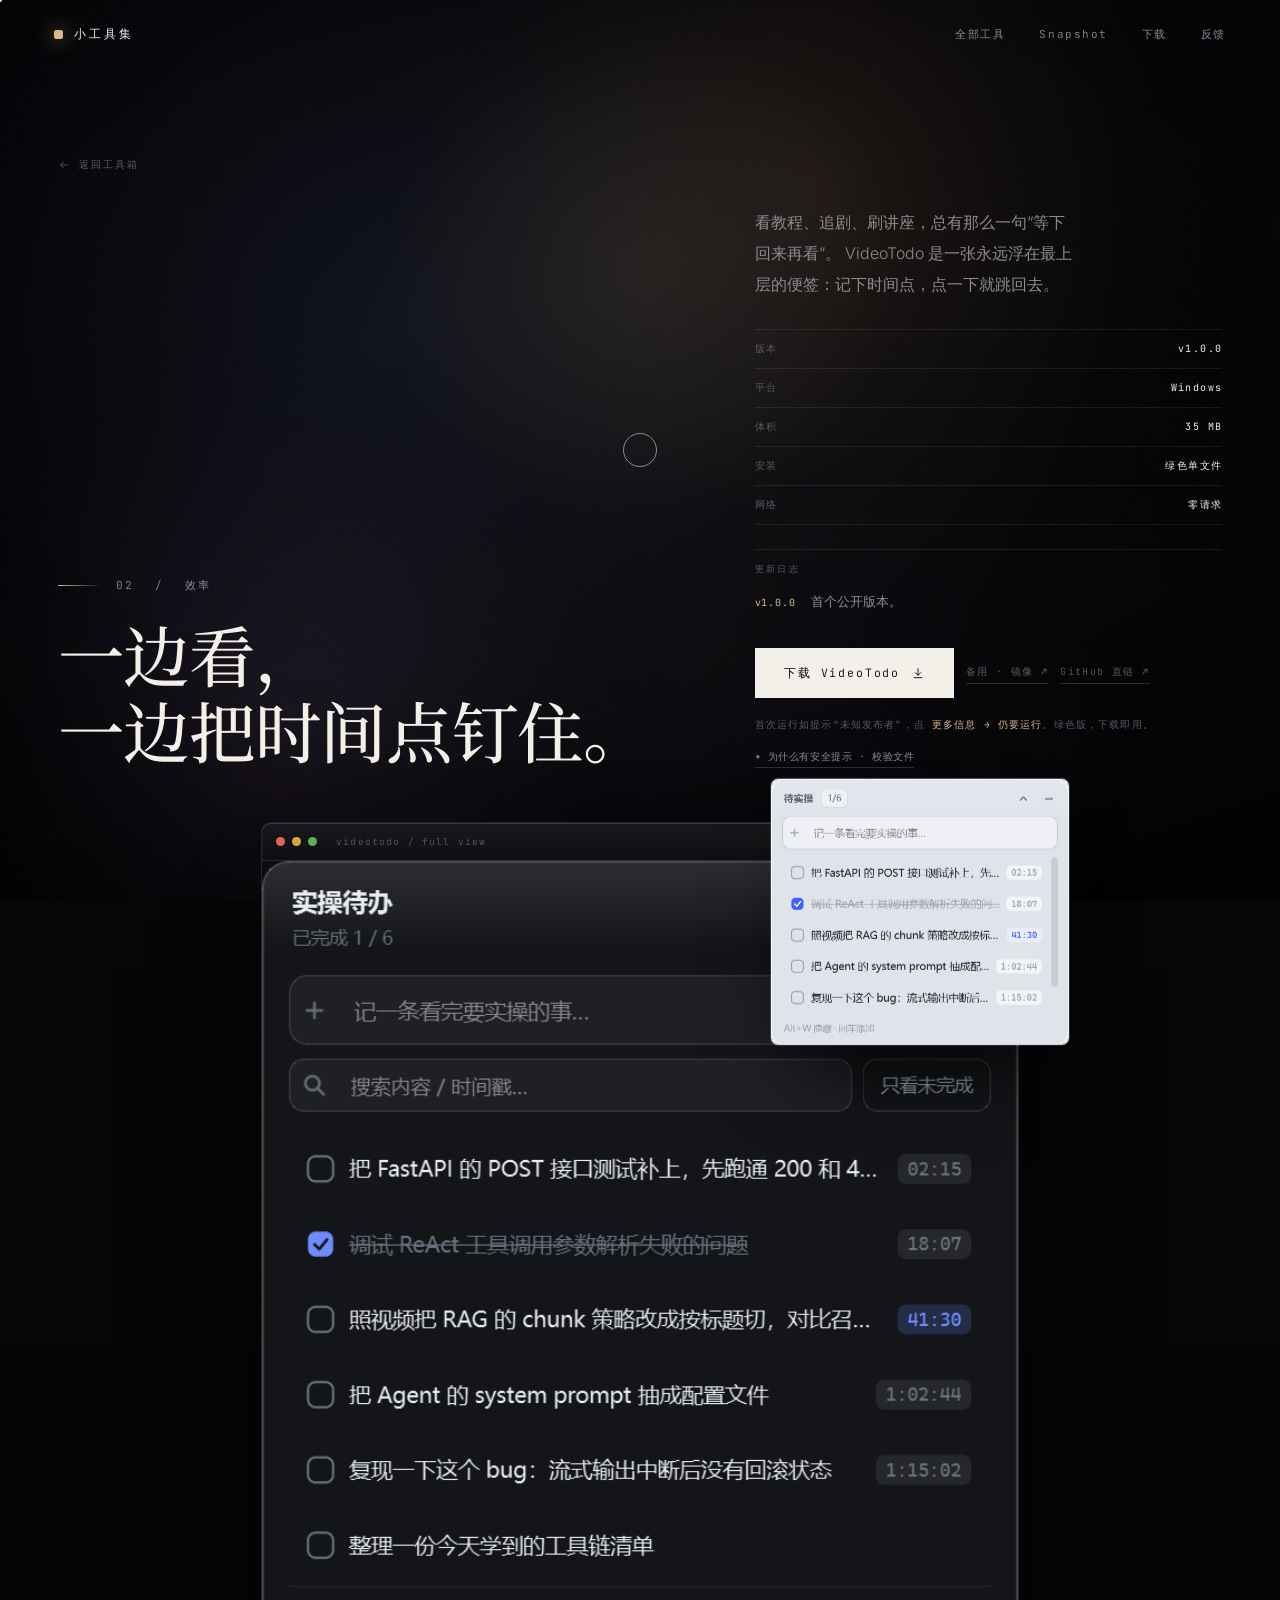
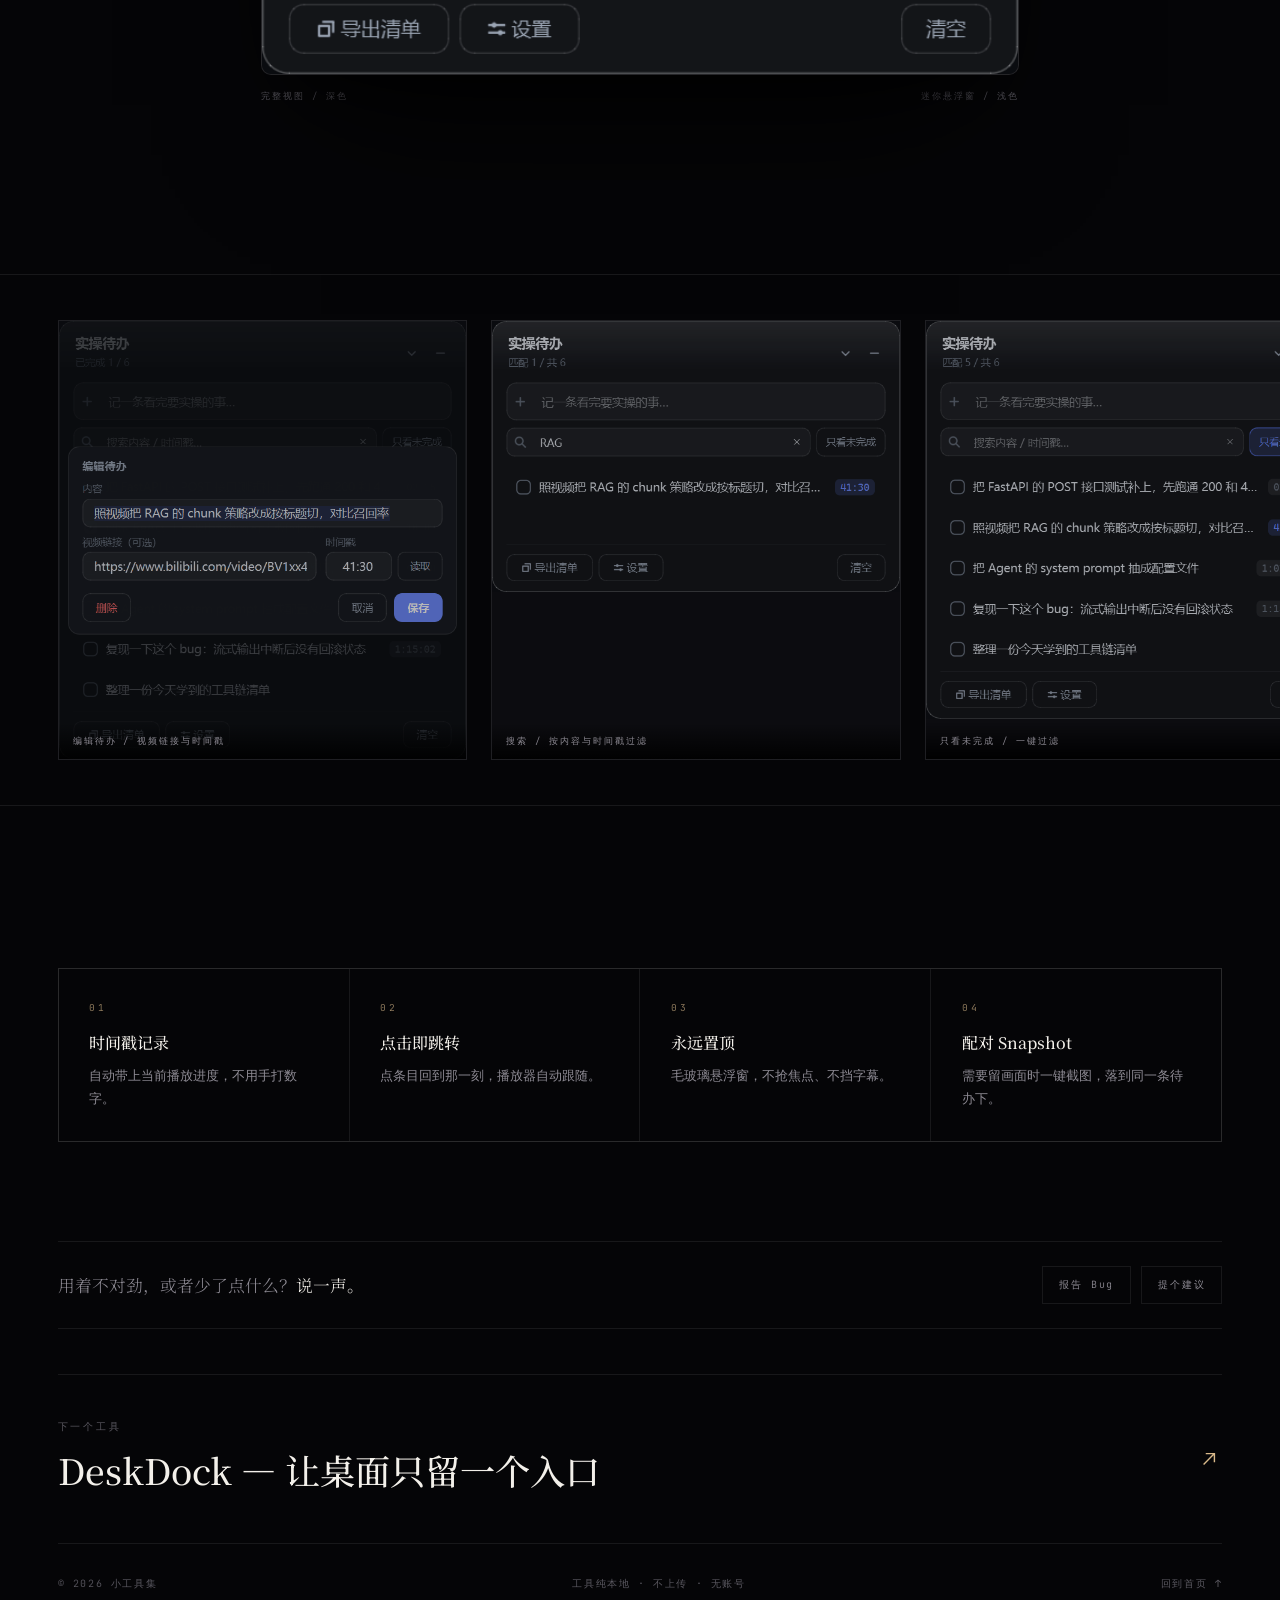
<file: videotodo.html>
<!DOCTYPE html>
<html lang="zh-CN">
<head>
<meta charset="UTF-8">
<meta name="viewport" content="width=device-width, initial-scale=1">
<title>VideoTodo — 一边看，一边把时间点钉住 | 小工具集</title>
<meta name="description" content="VideoTodo：时间戳记录、点击跳转、永远置顶的毛玻璃悬浮窗。纯本地运行，不上传任何数据。">
<link rel="icon" type="image/svg+xml" href="assets/favicon.svg">
<meta property="og:title" content="VideoTodo — 一边看，一边把时间点钉住 | 小工具集">
<meta property="og:description" content="VideoTodo：时间戳记录、点击跳转、永远置顶的毛玻璃悬浮窗。纯本地运行，不上传任何数据。">
<meta property="og:image" content="https://luck-l6.github.io/toolbox/assets/og.png">
<meta property="og:type" content="website">
<meta property="og:url" content="https://luck-l6.github.io/toolbox/videotodo.html">
<meta property="og:site_name" content="小工具集">
<meta name="twitter:card" content="summary_large_image">
<link rel="preconnect" href="https://fonts.googleapis.com">
<link rel="preconnect" href="https://fonts.gstatic.com" crossorigin>
<link href="https://fonts.googleapis.com/css2?family=Instrument+Serif:ital@0;1&family=Inter:wght@300;400;500&family=JetBrains+Mono:wght@300;400;500&family=Noto+Serif+SC:wght@300;500;700&display=swap" rel="stylesheet">
<link rel="stylesheet" href="assets/style.css">
</head>
<body>

<div id="loader">
  <div class="load__mark">videotodo</div>
  <div class="load__bar"></div>
</div>

<canvas id="field"></canvas>
<div class="spot" id="spot"></div>
<div class="grain"></div>
<div class="vignette"></div>

<div class="cur" id="cur"></div>
<div class="cur-dot" id="curdot"></div>
<div class="progress" id="prog"></div>

<nav class="nav" id="nav">
  <a href="index.html" class="brand"><i></i>小工具集</a>
  <div class="nav__links">
    <a href="index.html#toolbox">全部工具</a>
    <a href="snapshot.html">Snapshot</a>
    <a href="index.html#download">下载</a>
    <a href="feedback.html">反馈</a>
  </div>
    <button class="burger" id="burger" aria-label="打开菜单" aria-expanded="false" aria-controls="mmenu">
      <svg viewBox="0 0 24 24"><path d="M4 7h16M4 12h16M4 17h16"/></svg>
    </button>
</nav>
<div class="mmenu" id="mmenu" aria-hidden="true">
  <nav>
    <div class="mm__tag">MENU &middot; 小工具集</div>
    <a href="index.html#toolbox">全部工具</a>
    <a href="feedback.html">反馈</a>
    <a href="index.html#download">下载</a>
    <a href="index.html">回到首页</a>
  </nav>
</div>


<main class="page">

  <header class="dhead wrap">
    <a href="index.html#toolbox" class="back">
      <svg viewBox="0 0 24 24"><path d="M19 12H5m0 0 6-6m-6 6 6 6"/></svg>
      返回工具箱
    </a>

    <div class="dhead__grid">
      <div>
        <div class="eyebrow">02 &nbsp;/&nbsp; 效率</div>
        <h1>一边看，<br>一边把时间点钉住。</h1>
      </div>
      <div>
        <p class="dhead__lead">
          看教程、追剧、刷讲座，总有那么一句“等下回来再看”。
          VideoTodo 是一张永远浮在最上层的便签：记下时间点，点一下就跳回去。
        </p>
        <div class="spec">
          <div><span>版本</span><b>v1.0.0</b></div>
          <div><span>平台</span><b>Windows</b></div>
          <div><span>体积</span><b>35 MB</b></div>
          <div><span>安装</span><b>绿色单文件</b></div>
          <div><span>网络</span><b>零请求</b></div>
        </div>
        <div class="clg">
          <div class="clg__t">更新日志</div>
          <div class="clg__i"><b>v1.0.0</b><span>首个公开版本。</span></div>
        </div>
        <div style="display:flex;gap:12px;margin-top:26px;flex-wrap:wrap;align-items:center">
          <a href="https://luckl6-toolbox-1419282646.cos.ap-guangzhou.myqcloud.com/VideoTodo.exe" class="btn btn--fill" data-magnet rel="noopener">
            下载 VideoTodo
            <svg viewBox="0 0 24 24"><path d="M12 4v12m0 0 5-5m-5 5-5-5M5 20h14"/></svg>
          </a>
          <a href="https://ghfast.top/https://github.com/luck-l6/toolbox/releases/download/v1.0.0/VideoTodo.exe" class="dl-alt" rel="noopener">备用 · 镜像 ↗</a>
          <a href="https://github.com/luck-l6/toolbox/releases/download/v1.0.0/VideoTodo.exe" class="dl-alt" rel="noopener">GitHub 直链 ↗</a>
        </div>
          <p class="dlwarn">首次运行如提示&ldquo;未知发布者&rdquo;，点 <b>更多信息 &rarr; 仍要运行</b>。绿色版，下载即用。</p>
          <details class="verify">
            <summary>为什么有安全提示 · 校验文件</summary>
            <p>本工具是个人开发的绿色软件，未购买商业代码签名证书。Windows 对从网络下载的未签名程序会统一提示&ldquo;未知发布者&rdquo;或&ldquo;已保护你的电脑&rdquo;，属正常拦截，并非病毒。点 <b>更多信息 &rarr; 仍要运行</b> 即可；或右键文件 &rarr; 属性 &rarr; 勾选&ldquo;解除锁定&rdquo;去掉网络标记。不放心可核对下面的校验值。</p>
            <div class="verify__row"><span>SHA256</span><code>ca52ec4481b89f066eb6a9bba03810ccdaa3a9f36880e77c75abe78cee294dd8</code></div>
            <p class="verify__hint">核对命令：<code>Get-FileHash .\VideoTodo.exe -Algorithm SHA256</code></p>
          </details>
      </div>
    </div>
  </header>

  <!-- 主展示：完整视图 + 迷你浮窗 -->
  <section class="sec" style="padding-top:0">
    <div class="wrap">
      <div class="vshow rv">
        <figure class="frame">
          <div class="frame__bar"><i></i><i></i><i></i><span class="frame__url">videotodo / full view</span></div>
          <img src="assets/02-full-dark.png" alt="VideoTodo 完整视图，深色主题">
          <div class="frame__glare"></div>
        </figure>
        <figure class="vshow__float" data-parallax="-0.03">
          <img src="assets/01-mini-light.png" alt="VideoTodo 迷你悬浮窗，浅色主题">
        </figure>
        <div class="vshow__cap">
          <span>完整视图 / 深色</span>
          <span>迷你悬浮窗 / 浅色</span>
        </div>
      </div>
    </div>
  </section>

  <!-- 胶片条 -->
  <div class="strip">
    <div class="strip__rail" id="strip">
      <figure><img src="assets/03-editor-dark.png" alt="编辑待办弹窗"><figcaption>编辑待办 / 视频链接与时间戳</figcaption></figure>
      <figure><img src="assets/08-search-dark.png" alt="搜索"><figcaption>搜索 / 按内容与时间戳过滤</figcaption></figure>
      <figure><img src="assets/11-filter-dark.png" alt="筛选"><figcaption>只看未完成 / 一键过滤</figcaption></figure>
      <figure><img src="assets/06-confirm-dark.png" alt="清空确认"><figcaption>清空确认 / 不可恢复先问一遍</figcaption></figure>
      <figure><img src="assets/03-editor-dark.png" alt="编辑待办弹窗"><figcaption>编辑待办 / 视频链接与时间戳</figcaption></figure>
      <figure><img src="assets/08-search-dark.png" alt="搜索"><figcaption>搜索 / 按内容与时间戳过滤</figcaption></figure>
    </div>
  </div>

  <section class="sec">
    <div class="wrap">
      <div class="feat rv">
        <div class="feat__c"><div class="feat__n">01</div><div class="feat__t">时间戳记录</div><div class="feat__d">自动带上当前播放进度，不用手打数字。</div></div>
        <div class="feat__c"><div class="feat__n">02</div><div class="feat__t">点击即跳转</div><div class="feat__d">点条目回到那一刻，播放器自动跟随。</div></div>
        <div class="feat__c"><div class="feat__n">03</div><div class="feat__t">永远置顶</div><div class="feat__d">毛玻璃悬浮窗，不抢焦点、不挡字幕。</div></div>
        <div class="feat__c"><div class="feat__n">04</div><div class="feat__t">配对 Snapshot</div><div class="feat__d">需要留画面时一键截图，落到同一条待办下。</div></div>
      </div>
    </div>
  </section>

  <div class="wrap">
    <div class="fbline">
      <p>用着不对劲，或者少了点什么？<em>说一声。</em></p>
      <div class="fbline__acts">
        <a href="feedback.html?tool=videotodo&amp;type=bug">报告 Bug</a>
        <a href="feedback.html?tool=videotodo&amp;type=feature">提个建议</a>
      </div>
    </div>
  </div>

  <div class="wrap">
    <a href="deskdock.html" class="next">
      <div>
        <div class="next__k">下一个工具</div>
        <div class="next__n">DeskDock — 让桌面只留一个入口</div>
      </div>
      <svg viewBox="0 0 24 24"><path d="M7 17 17 7M9 7h8v8"/></svg>
    </a>
  </div>

  <footer class="wrap foot">
    <span>&copy; 2026 小工具集</span>
    <span>工具纯本地 &middot; 不上传 &middot; 无账号</span>
    <a href="index.html">回到首页 ↑</a>
  </footer>

</main>

<script src="assets/tools.js"></script>
<script src="assets/app.js"></script>
</body>
</html>
</file>
<file: assets/style.css>
/* ============================================================
   小工具集 —— 共享样式
   ============================================================ */
*,*::before,*::after{box-sizing:border-box;margin:0;padding:0}

:root{
  --void:#050507;
  --ink:#0a0a0d;
  --paper:#f3f0ea;
  --dim:#8d8a93;
  --dim2:#5a5860;
  --gold:#d8b98a;
  --gold-lt:#f0dcc0;
  --line:rgba(255,255,255,.08);
  --line-2:rgba(255,255,255,.16);
  --ease:cubic-bezier(.22,1,.36,1);
  --ease-io:cubic-bezier(.65,.05,.36,1);
  --sans:"Inter","PingFang SC","Microsoft YaHei",system-ui,sans-serif;
  --hans:"Noto Serif SC","Songti SC","PingFang SC",serif;
  --mono:"JetBrains Mono",ui-monospace,SFMono-Regular,monospace;
}

html{scroll-behavior:smooth}
body{
  background:var(--void);color:var(--paper);font-family:var(--sans);font-weight:300;
  line-height:1.6;overflow-x:hidden;-webkit-font-smoothing:antialiased;text-rendering:optimizeLegibility;
}
img{display:block;max-width:100%}
a{color:inherit;text-decoration:none}
button{font:inherit;color:inherit;background:none;border:0;cursor:pointer}
input{font:inherit}
::selection{background:var(--gold);color:#0a0a0d}
:focus-visible{outline:1px solid var(--gold);outline-offset:4px}

/* ---------- 背景层 ---------- */
#field{position:fixed;inset:0;z-index:0;pointer-events:none;opacity:.9}
.grain{
  position:fixed;inset:-50%;z-index:2;pointer-events:none;opacity:.055;mix-blend-mode:overlay;
  background-image:url("data:image/svg+xml,%3Csvg xmlns='http://www.w3.org/2000/svg' width='240' height='240'%3E%3Cfilter id='n'%3E%3CfeTurbulence type='fractalNoise' baseFrequency='.82' numOctaves='4' stitchTiles='stitch'/%3E%3C/filter%3E%3Crect width='100%25' height='100%25' filter='url(%23n)'/%3E%3C/svg%3E");
  animation:grain 6s steps(6) infinite;
}
@keyframes grain{0%{transform:translate(0,0)}20%{transform:translate(-3%,2%)}40%{transform:translate(2%,-3%)}60%{transform:translate(-2%,-2%)}80%{transform:translate(3%,1%)}100%{transform:translate(0,0)}}
.spot{
  position:fixed;inset:0;z-index:1;pointer-events:none;mix-blend-mode:screen;
  background:radial-gradient(420px circle at var(--mx,50%) var(--my,30%),rgba(216,185,138,.075),transparent 62%);
}
.vignette{position:fixed;inset:0;z-index:1;pointer-events:none;background:radial-gradient(120% 90% at 50% 40%,transparent 45%,rgba(0,0,0,.62) 100%)}

/* ---------- 光标 ---------- */
.cur,.cur-dot{position:fixed;top:0;left:0;z-index:9999;pointer-events:none;border-radius:50%;mix-blend-mode:difference}
.cur{width:34px;height:34px;border:1px solid rgba(255,255,255,.55);margin:-17px 0 0 -17px;transition:width .3s var(--ease),height .3s var(--ease),margin .3s var(--ease),border-color .3s}
.cur-dot{width:4px;height:4px;background:#fff;margin:-2px 0 0 -2px}
body.hovering .cur{width:64px;height:64px;margin:-32px 0 0 -32px;border-color:rgba(216,185,138,.9)}
@media (hover:none){.cur,.cur-dot{display:none}}

/* ---------- 载入 ---------- */
#loader{position:fixed;inset:0;z-index:10000;background:var(--void);display:grid;place-items:center;transition:transform 1.1s var(--ease),opacity .8s ease .25s}
#loader.done{transform:translateY(-101%);opacity:0;pointer-events:none}
.load__mark{font-family:var(--mono);font-size:11px;letter-spacing:.5em;text-transform:uppercase;color:var(--dim);opacity:0;animation:loadIn .9s var(--ease) .1s forwards}
.load__bar{position:absolute;bottom:0;left:0;height:1px;width:0;background:var(--gold);animation:loadBar 1.5s var(--ease-io) forwards}
@keyframes loadIn{to{opacity:1;letter-spacing:.32em}}
@keyframes loadBar{to{width:100%}}

/* ---------- 布局 ---------- */
.page{position:relative;z-index:3}
.wrap{width:min(1220px,91vw);margin:0 auto}
.progress{position:fixed;top:0;left:0;height:1px;width:100%;background:var(--gold);transform:scaleX(0);transform-origin:0 50%;z-index:1000;opacity:.65}

/* ---------- 导航 ---------- */
.nav{position:fixed;top:0;left:0;right:0;z-index:900;display:flex;align-items:center;justify-content:space-between;padding:22px min(4.5vw,54px);transition:padding .5s var(--ease),background .5s ease,border-color .5s;border-bottom:1px solid transparent}
.nav.shrink{padding:14px min(4.5vw,54px);background:rgba(5,5,7,.62);backdrop-filter:blur(18px) saturate(1.4);-webkit-backdrop-filter:blur(18px) saturate(1.4);border-bottom-color:var(--line)}
.brand{display:flex;align-items:center;gap:11px;font-family:var(--mono);font-size:12px;letter-spacing:.24em;color:var(--paper)}
.brand i{width:9px;height:9px;display:block;background:var(--gold);border-radius:2px;box-shadow:0 0 20px rgba(216,185,138,.85);animation:pulse 3.4s ease-in-out infinite}
@keyframes pulse{0%,100%{opacity:1;transform:scale(1)}50%{opacity:.45;transform:scale(.78)}}
.nav__links{display:flex;gap:34px;font-family:var(--mono);font-size:11px;letter-spacing:.14em;color:var(--dim)}
.nav__links a{position:relative;padding:4px 0;transition:color .35s}
.nav__links a::after{content:"";position:absolute;left:0;bottom:0;width:100%;height:1px;background:var(--gold);transform:scaleX(0);transform-origin:0 50%;transition:transform .45s var(--ease)}
.nav__links a:hover,.nav__links a[aria-current]{color:var(--paper)}
.nav__links a:hover::after,.nav__links a[aria-current]::after{transform:scaleX(1)}
@media(max-width:760px){.nav__links{display:none}}

/* ---------- 文字 ---------- */
.eyebrow{display:flex;align-items:center;gap:14px;font-family:var(--mono);font-size:11px;letter-spacing:.26em;color:var(--dim)}
.eyebrow::before{content:"";width:44px;height:1px;background:linear-gradient(90deg,var(--gold),transparent)}
.mask{display:inline-block;overflow:hidden;vertical-align:bottom;padding-bottom:.14em;margin-bottom:-.14em}
.mask > span{display:inline-block;transform:translateY(112%);transition:transform 1.2s var(--ease)}
.ready .mask > span{transform:translateY(0)}

/* ---------- HERO ---------- */
.hero{min-height:min(100svh,900px);display:grid;grid-template-columns:minmax(0,1.3fr) minmax(0,.78fr);gap:clamp(34px,5vw,80px);align-items:center;padding:150px 0 80px;position:relative}
@media(max-width:980px){.hero{grid-template-columns:1fr;min-height:auto;padding:130px 0 60px;gap:46px}}
.hero__title{font-family:var(--hans);font-weight:500;font-size:clamp(2.6rem,6.2vw,5.6rem);line-height:1.1;letter-spacing:-.02em;margin:30px 0 0}
.hero__title .line{display:block}
.hero__sub{max-width:36ch;margin-top:32px;color:var(--dim);font-size:clamp(.95rem,1.1vw,1.05rem);line-height:1.9;opacity:0;transform:translateY(18px);transition:opacity 1s ease .7s,transform 1s var(--ease) .7s}
.ready .hero__sub{opacity:1;transform:none}
.hero__actions{display:flex;gap:14px;margin-top:38px;flex-wrap:wrap;opacity:0;transform:translateY(18px);transition:opacity 1s ease .9s,transform 1s var(--ease) .9s}
.ready .hero__actions{opacity:1;transform:none}

/* ---------- 索引卡 ---------- */
.index{
  border:1px solid var(--line);background:linear-gradient(180deg,rgba(255,255,255,.035),rgba(255,255,255,.008));
  backdrop-filter:blur(20px);-webkit-backdrop-filter:blur(20px);
  padding:26px 24px 20px;position:relative;overflow:hidden;
  opacity:0;transform:translateY(24px);transition:opacity 1s ease .95s,transform 1s var(--ease) .95s;
}
.ready .index{opacity:1;transform:none}
.index::before{content:"";position:absolute;left:0;top:0;width:100%;height:1px;background:linear-gradient(90deg,transparent,var(--gold),transparent);opacity:.5}
.index__head{display:flex;justify-content:space-between;align-items:baseline;padding-bottom:14px;border-bottom:1px solid var(--line);font-family:var(--mono);font-size:9.5px;letter-spacing:.3em;color:var(--dim2)}
.index__head b{color:var(--gold);font-weight:400}
.index__row{display:grid;grid-template-columns:26px 1fr auto;gap:12px;align-items:center;padding:15px 8px 15px 0;border-bottom:1px solid var(--line);position:relative;transition:padding .45s var(--ease),color .35s}
.index__row::after{content:"";position:absolute;left:0;bottom:-1px;width:100%;height:1px;background:var(--gold);transform:scaleX(0);transform-origin:0 50%;transition:transform .5s var(--ease)}
.index__row:hover{padding-left:8px}
.index__row:hover::after{transform:scaleX(1)}
.index__row:hover .index__name{color:var(--gold)}
.index__no{font-family:var(--mono);font-size:9.5px;color:var(--dim2);letter-spacing:.1em}
.index__name{font-family:var(--hans);font-size:.95rem;font-weight:500;transition:color .35s}
.index__cat{font-family:var(--mono);font-size:9px;letter-spacing:.16em;color:var(--dim2)}
.index__row.dev{opacity:.55}
.index__foot{margin-top:16px;font-family:var(--mono);font-size:9px;letter-spacing:.2em;color:var(--dim2);display:flex;justify-content:space-between}

/* ---------- 按钮 ---------- */
.btn{position:relative;display:inline-flex;align-items:center;gap:11px;padding:15px 28px;border:1px solid var(--line-2);font-family:var(--mono);font-size:11.5px;letter-spacing:.16em;color:var(--paper);overflow:hidden;isolation:isolate;transition:color .45s var(--ease),border-color .45s,transform .5s var(--ease);will-change:transform}
.btn::before{content:"";position:absolute;inset:0;z-index:-1;background:linear-gradient(100deg,var(--gold),var(--gold-lt));transform:translateY(101%);transition:transform .55s var(--ease)}
.btn:hover{color:#07070a;border-color:var(--gold)}
.btn:hover::before{transform:translateY(0)}
.btn--fill{background:var(--paper);color:#07070a;border-color:var(--paper)}
.btn--fill::before{background:linear-gradient(100deg,var(--gold),var(--gold-lt))}
.btn svg{width:14px;height:14px;stroke:currentColor;fill:none;stroke-width:1.6;transition:transform .45s var(--ease)}
.btn:hover svg{transform:translate(2px,-2px)}

/* ---------- 跑马灯 ---------- */
.ticker{border-top:1px solid var(--line);border-bottom:1px solid var(--line);overflow:hidden;padding:19px 0;position:relative}
.ticker__in{display:flex;width:max-content;animation:slide 40s linear infinite}
.ticker:hover .ticker__in{animation-play-state:paused}
.ticker span{font-family:var(--mono);font-size:11px;letter-spacing:.28em;color:var(--dim2);padding:0 26px;white-space:nowrap;display:flex;align-items:center;gap:26px}
.ticker b{color:var(--gold);font-weight:400;font-size:8px}
@keyframes slide{to{transform:translateX(-50%)}}

/* ---------- 章节 ---------- */
.sec{padding:clamp(80px,11vh,130px) 0;position:relative}
.sec__head{display:flex;justify-content:space-between;align-items:flex-end;gap:30px;flex-wrap:wrap;margin-bottom:clamp(34px,5vh,54px)}
.sec__idx{display:flex;align-items:baseline;gap:16px;margin-bottom:16px}
.sec__num{font-family:var(--mono);font-size:clamp(1.9rem,3.2vw,2.8rem);font-weight:300;line-height:1;color:transparent;-webkit-text-stroke:1px rgba(216,185,138,.42);letter-spacing:-.02em}
.sec__tag{font-family:var(--mono);font-size:10px;letter-spacing:.3em;color:var(--dim2)}
.sec__title{font-family:var(--hans);font-weight:500;font-size:clamp(1.6rem,3.2vw,2.7rem);line-height:1.34;letter-spacing:-.012em}
.sec__title em{font-style:normal;color:var(--gold)}
.sec__body{color:var(--dim);font-size:.95rem;line-height:1.95;max-width:34ch}

/* ---------- 工具箱工具栏 ---------- */
.bar{display:flex;gap:14px;align-items:center;flex-wrap:wrap;margin-bottom:26px}
.finder{display:flex;align-items:center;gap:12px;flex:1 1 300px;min-width:240px;height:52px;padding:0 18px;border:1px solid var(--line);background:rgba(255,255,255,.018);transition:border-color .4s,background .4s}
.finder:focus-within{border-color:rgba(216,185,138,.45);background:rgba(216,185,138,.035)}
.finder svg{width:15px;height:15px;stroke:var(--dim2);fill:none;stroke-width:1.7;flex:0 0 auto}
.finder input{flex:1;background:none;border:0;outline:0;color:var(--paper);font-size:.92rem;font-weight:300;min-width:0}
.finder input::placeholder{color:var(--dim2)}
.finder kbd{font-family:var(--mono);font-size:9.5px;color:var(--dim2);border:1px solid var(--line);border-radius:3px;padding:3px 7px;line-height:1}
.chips{display:flex;gap:7px;flex-wrap:wrap}
.chip{font-family:var(--mono);font-size:10px;letter-spacing:.14em;color:var(--dim);border:1px solid var(--line);padding:9px 15px;transition:color .35s,border-color .35s,background .35s}
.chip i{font-style:normal;color:var(--dim2);margin-left:6px;font-size:9px}
.chip:hover{color:var(--paper);border-color:var(--line-2)}
.chip.on{color:#08080a;background:var(--gold);border-color:var(--gold)}
.chip.on i{color:rgba(0,0,0,.45)}

/* ---------- 工具网格 ---------- */
.tools{display:grid;grid-template-columns:repeat(3,1fr);border-top:1px solid var(--line);border-left:1px solid var(--line)}
@media(max-width:900px){.tools{grid-template-columns:repeat(2,1fr)}}
@media(max-width:600px){.tools{grid-template-columns:1fr}}
.tool{
  background:var(--void);padding:clamp(24px,2.4vw,32px);position:relative;overflow:hidden;
  display:flex;flex-direction:column;min-height:268px;
  border-right:1px solid var(--line);border-bottom:1px solid var(--line);
  transition:background .5s ease;
  animation:cardIn .75s var(--ease) backwards;
}
.tool:nth-child(1){animation-delay:.02s}
.tool:nth-child(2){animation-delay:.09s}
.tool:nth-child(3){animation-delay:.16s}
.tool:nth-child(4){animation-delay:.23s}
.tool:nth-child(5){animation-delay:.30s}
.tool:nth-child(6){animation-delay:.37s}
@keyframes cardIn{from{opacity:0;transform:translateY(22px)}to{opacity:1;transform:none}}
.tool::after{content:"";position:absolute;inset:0;opacity:0;transition:opacity .6s;pointer-events:none;background:radial-gradient(340px circle at var(--cx,50%) var(--cy,50%),rgba(216,185,138,.1),transparent 62%)}
.tool:hover{background:#08080b}
.tool:hover::after{opacity:1}
.tool__top{display:flex;justify-content:space-between;align-items:center;font-family:var(--mono);font-size:9.5px;letter-spacing:.24em;color:var(--dim2)}
.tool__st{display:flex;align-items:center;gap:6px;color:var(--gold);font-size:9px;letter-spacing:.16em}
.tool__st i{width:5px;height:5px;border-radius:50%;background:var(--gold);box-shadow:0 0 10px var(--gold)}
.tool__st--dev{color:var(--dim2)}
.tool__st--dev i{background:var(--dim2);box-shadow:none;animation:pulse 2.4s ease-in-out infinite}
.tool__icon{width:40px;height:40px;margin:26px 0 0;color:var(--gold);opacity:.9;transition:transform .55s var(--ease),opacity .4s}
.tool__icon svg{width:100%;height:100%;stroke:currentColor;fill:none;stroke-width:1.35;stroke-linecap:round;stroke-linejoin:round}
.tool:hover .tool__icon{transform:translateY(-3px) scale(1.06);opacity:1}
.tool__name{font-family:var(--hans);font-size:1.22rem;font-weight:500;margin:16px 0 7px;letter-spacing:.005em;transition:color .4s}
.tool:hover .tool__name{color:var(--gold)}
.tool__desc{font-size:.85rem;color:var(--dim);line-height:1.75;flex:1}
.tool__foot{display:flex;justify-content:space-between;align-items:center;margin-top:20px;padding-top:14px;border-top:1px solid var(--line);font-family:var(--mono);font-size:9px;letter-spacing:.16em;color:var(--dim2)}
.tool__go{width:26px;height:26px;display:grid;place-items:center;border:1px solid var(--line);transition:background .4s,border-color .4s,transform .45s var(--ease)}
.tool__go svg{width:11px;height:11px;stroke:currentColor;fill:none;stroke-width:1.8}
.tool:hover .tool__go{background:var(--gold);border-color:var(--gold);color:#08080a;transform:translate(2px,-2px)}

.tool--soon{background:rgba(255,255,255,.012)}
.tool--soon .soon{font-family:var(--mono);font-size:9.5px;letter-spacing:.24em;color:var(--dim2);margin-bottom:14px}
.tool--soon p{font-family:var(--hans);font-size:1.02rem;color:var(--dim);line-height:1.7;max-width:22ch}
.tool--soon span{display:block;margin-top:16px;font-family:var(--mono);font-size:9px;letter-spacing:.2em;color:var(--dim2)}

.empty{padding:70px 0;text-align:center;color:var(--dim2);font-family:var(--mono);font-size:11px;letter-spacing:.24em;display:none}
.empty.on{display:block}

/* ---------- 渐显 ---------- */
.rv{opacity:0;transform:translateY(28px);transition:opacity 1s var(--ease),transform 1s var(--ease)}
.rv.in{opacity:1;transform:none}
.rv-d1{transition-delay:.08s}.rv-d2{transition-delay:.16s}.rv-d3{transition-delay:.24s}

/* ---------- 原则 ---------- */
.rules{border-top:1px solid var(--line)}
.rule{display:grid;grid-template-columns:70px 1fr 1.15fr;gap:clamp(18px,4vw,60px);align-items:baseline;padding:clamp(24px,3.8vh,40px) 0;border-bottom:1px solid var(--line);position:relative;transition:padding .6s var(--ease)}
.rule::before{content:"";position:absolute;left:0;right:0;top:0;height:1px;background:var(--gold);transform:scaleX(0);transform-origin:0 50%;transition:transform .8s var(--ease)}
.rule:hover::before{transform:scaleX(1)}
.rule:hover{padding-left:16px}
.rule__n{font-family:var(--mono);font-size:10px;letter-spacing:.28em;color:var(--dim2)}
.rule__t{font-family:var(--hans);font-size:clamp(1.2rem,2.1vw,1.7rem);font-weight:500;line-height:1.4}
.rule__d{color:var(--dim);font-size:.88rem;line-height:1.9}
@media(max-width:700px){.rule{grid-template-columns:1fr;gap:10px}.rule__n{margin-bottom:4px}}

/* ---------- CTA ---------- */
.cta{padding:clamp(90px,14vh,160px) 0 clamp(70px,9vh,110px);text-align:center;position:relative;overflow:hidden}
.cta::before{content:"";position:absolute;left:50%;top:50%;width:min(900px,120vw);height:min(900px,120vw);transform:translate(-50%,-50%);pointer-events:none;background:radial-gradient(circle,rgba(216,185,138,.1),transparent 62%);animation:breathe 7s ease-in-out infinite}
@keyframes breathe{0%,100%{opacity:.55;transform:translate(-50%,-50%) scale(1)}50%{opacity:1;transform:translate(-50%,-50%) scale(1.12)}}
.cta h2{font-family:var(--hans);font-weight:500;font-size:clamp(2rem,5vw,4rem);line-height:1.22;letter-spacing:-.02em;position:relative}
.cta h2 em{font-style:normal;color:var(--gold)}
.cta p{color:var(--dim);margin:24px auto 0;max-width:40ch;position:relative}
.cta__row{display:flex;gap:14px;justify-content:center;margin-top:40px;position:relative;flex-wrap:wrap}

/* ---------- 页脚 ---------- */
.foot{border-top:1px solid var(--line);padding:32px 0 30px;display:flex;justify-content:space-between;gap:20px;align-items:center;flex-wrap:wrap;font-family:var(--mono);font-size:10px;letter-spacing:.16em;color:var(--dim2)}
.foot a:hover{color:var(--gold)}
.foot-stat{display:inline-flex;align-items:center;gap:9px;font-family:var(--mono);font-size:10px;letter-spacing:.14em;color:var(--dim2);white-space:nowrap}
.foot-stat b{font-weight:400;color:var(--gold);font-variant-numeric:tabular-nums}
.foot-stat i{font-style:normal;opacity:.4}

/* ============================================================
   详情页
   ============================================================ */
.dhead{padding:clamp(130px,17vh,190px) 0 clamp(40px,6vh,70px);position:relative}
.back{display:inline-flex;align-items:center;gap:9px;font-family:var(--mono);font-size:10px;letter-spacing:.2em;color:var(--dim2);margin-bottom:34px;transition:color .35s}
.back svg{width:12px;height:12px;stroke:currentColor;fill:none;stroke-width:1.8;transition:transform .4s var(--ease)}
.back:hover{color:var(--gold)}
.back:hover svg{transform:translateX(-3px)}
.dhead__grid{display:grid;grid-template-columns:minmax(0,1.15fr) minmax(0,.85fr);gap:clamp(30px,5vw,70px);align-items:end}
@media(max-width:880px){.dhead__grid{grid-template-columns:1fr;gap:30px}}
.dhead h1{font-family:var(--hans);font-weight:500;font-size:clamp(2.2rem,5.2vw,4.2rem);line-height:1.14;letter-spacing:-.02em;margin-top:22px}
.dhead__lead{color:var(--dim);font-size:1rem;line-height:1.95;max-width:32ch}
.spec{border-top:1px solid var(--line);margin-top:28px}
.spec div{display:flex;justify-content:space-between;padding:11px 0;border-bottom:1px solid var(--line);font-family:var(--mono);font-size:10px;letter-spacing:.14em;color:var(--dim2)}
.spec div b{color:var(--paper);font-weight:400}

.pin{position:relative;height:280vh}
.pin__stick{position:sticky;top:0;height:100svh;display:grid;grid-template-columns:minmax(0,1.45fr) minmax(0,.58fr);align-items:center;gap:clamp(24px,4vw,64px)}
@media(max-width:900px){.pin{height:auto}.pin__stick{position:static;height:auto;grid-template-columns:1fr;padding:50px 0}}
.stage{perspective:1500px;perspective-origin:50% 45%}
.stage__inner{transform-style:preserve-3d;will-change:transform;transform:rotateX(26deg) scale(.9) translateZ(0)}

.frame{position:relative;overflow:hidden;background:#0c0c10;border:1px solid rgba(255,255,255,.1);box-shadow:0 90px 140px -60px rgba(0,0,0,.95),0 30px 60px -30px rgba(0,0,0,.8),0 0 0 1px rgba(255,255,255,.04) inset,0 1px 0 rgba(255,255,255,.11) inset}
.frame__bar{display:flex;align-items:center;gap:7px;padding:11px 14px;background:linear-gradient(180deg,rgba(255,255,255,.055),rgba(255,255,255,.012));border-bottom:1px solid rgba(255,255,255,.075)}
.frame__bar i{width:9px;height:9px;border-radius:50%;background:rgba(255,255,255,.16)}
.frame__bar i:nth-child(1){background:#e0655a}.frame__bar i:nth-child(2){background:#d9a441}.frame__bar i:nth-child(3){background:#5fae5c}
.frame__url{margin-left:12px;font-family:var(--mono);font-size:9.5px;letter-spacing:.12em;color:rgba(255,255,255,.3)}
.frame__glare{position:absolute;inset:0;pointer-events:none;opacity:0;transition:opacity .6s;background:radial-gradient(600px circle at var(--gx,50%) var(--gy,50%),rgba(255,255,255,.1),transparent 45%)}
.frame:hover .frame__glare{opacity:1}
.frame img{width:100%;display:block}

.steps{display:flex;flex-direction:column;gap:2px}
.step{padding:16px 0 16px 22px;border-left:1px solid var(--line);position:relative;opacity:.3;transition:opacity .6s var(--ease),padding .6s var(--ease)}
.step::before{content:"";position:absolute;left:-1px;top:0;bottom:0;width:1px;background:var(--gold);transform:scaleY(0);transform-origin:50% 0;transition:transform .7s var(--ease)}
.step.on{opacity:1;padding-left:28px}
.step.on::before{transform:scaleY(1)}
.step__k{font-family:var(--mono);font-size:9.5px;letter-spacing:.28em;color:var(--gold);opacity:0;transition:opacity .5s}
.step.on .step__k{opacity:1}
.step__t{font-family:var(--hans);font-size:1rem;font-weight:500;margin-top:5px}
.step__d{font-size:.81rem;color:var(--dim);margin-top:4px;line-height:1.72;max-height:0;overflow:hidden;transition:max-height .6s var(--ease),opacity .5s;opacity:0}
.step.on .step__d{max-height:84px;opacity:1}

.strip{overflow:hidden;padding:clamp(38px,5vh,64px) 0;border-top:1px solid var(--line);border-bottom:1px solid var(--line);margin-top:clamp(50px,8vh,90px)}
.strip__rail{display:flex;gap:24px;width:max-content;will-change:transform;padding-left:4.5vw}
.strip figure{width:clamp(280px,32vw,460px);flex:0 0 auto;overflow:hidden;border:1px solid var(--line);position:relative;background:#0c0c10;transition:border-color .5s,transform .6s var(--ease)}
.strip figure:hover{border-color:rgba(216,185,138,.5);transform:translateY(-6px)}
.strip img{width:100%;opacity:.7;transition:opacity .6s ease}
.strip figure:hover img{opacity:1}
.strip figcaption{position:absolute;left:0;right:0;bottom:0;padding:11px 14px;font-family:var(--mono);font-size:9px;letter-spacing:.22em;color:var(--dim);background:linear-gradient(0deg,rgba(0,0,0,.92),transparent)}

.duo{display:grid;grid-template-columns:1fr 1fr;gap:clamp(18px,2.4vw,34px);align-items:start}
.duo > div:nth-child(2){margin-top:clamp(30px,7vw,90px)}
@media(max-width:760px){.duo{grid-template-columns:1fr}.duo > div:nth-child(2){margin-top:0}}
.plate{overflow:hidden;border:1px solid var(--line);background:#0b0b0f;box-shadow:0 50px 90px -55px #000}
.plate img{width:100%}
.plate__cap{font-family:var(--mono);font-size:9px;letter-spacing:.22em;color:var(--dim2);margin-top:12px}

/* 主图 + 浮窗 */
.vshow{position:relative;max-width:860px;margin:0 auto;padding:0 clamp(0px,4vw,56px)}
.vshow .frame{border-radius:10px}
.vshow__float{
  position:absolute;right:0;top:-56px;width:min(300px,36%);z-index:5;
  border-radius:8px;overflow:hidden;
  border:1px solid rgba(255,255,255,.14);
  box-shadow:0 50px 90px -35px rgba(0,0,0,.95),0 0 0 1px rgba(255,255,255,.05) inset;
  will-change:transform;
}
.vshow__float--dock{
  top:auto;bottom:clamp(10px,2.4vw,26px);right:auto;left:50%;
  transform:translateX(-50%);
  width:min(620px,82%);
  border-radius:12px;
  transition:transform .6s var(--ease);
}
.vshow:hover .vshow__float--dock{transform:translateX(-50%) translateY(-8px)}
.vshow__float img{width:100%;display:block}
.vshow__cap{display:flex;justify-content:space-between;margin-top:14px;font-family:var(--mono);font-size:9px;letter-spacing:.22em;color:var(--dim2)}
@media(max-width:760px){.vshow__float{top:-30px;right:-6px}}

.feat{display:grid;grid-template-columns:repeat(4,1fr);gap:1px;background:var(--line);border:1px solid var(--line);margin-top:clamp(46px,7vh,80px)}
@media(max-width:900px){.feat{grid-template-columns:repeat(2,1fr)}}
@media(max-width:520px){.feat{grid-template-columns:1fr}}
.feat__c{background:var(--void);padding:clamp(22px,2.4vw,34px);position:relative;overflow:hidden;transition:background .5s ease}
.feat__c::after{content:"";position:absolute;inset:0;opacity:0;transition:opacity .6s;background:radial-gradient(300px circle at var(--cx,50%) var(--cy,50%),rgba(216,185,138,.09),transparent 60%)}
.feat__c:hover{background:#08080b}
.feat__c:hover::after{opacity:1}
.feat__n{font-family:var(--mono);font-size:9.5px;letter-spacing:.28em;color:var(--gold);opacity:.7}
.feat__t{font-family:var(--hans);font-size:1rem;font-weight:500;margin:15px 0 8px}
.feat__d{font-size:.81rem;color:var(--dim);line-height:1.8}

.next{display:flex;justify-content:space-between;align-items:center;gap:24px;border-top:1px solid var(--line);padding:44px 0;flex-wrap:wrap;transition:padding .6s var(--ease)}
.next:hover{padding-left:14px}
.next__k{font-family:var(--mono);font-size:9.5px;letter-spacing:.3em;color:var(--dim2)}
.next__n{font-family:var(--hans);font-size:clamp(1.4rem,3vw,2.2rem);font-weight:500;margin-top:8px;transition:color .4s}
.next:hover .next__n{color:var(--gold)}
.next svg{width:26px;height:26px;stroke:var(--gold);fill:none;stroke-width:1.3;transition:transform .5s var(--ease)}
.next:hover svg{transform:translate(6px,-6px)}

@media (prefers-reduced-motion:reduce){
  *{animation-duration:.001ms!important;animation-iteration-count:1!important;transition-duration:.001ms!important;scroll-behavior:auto!important}
  .mask > span{transform:none!important}
  .hero__sub,.hero__actions,.index{opacity:1!important;transform:none!important}
  .rv{opacity:1!important;transform:none!important}
}

/* ============================================================
   反馈页
   ============================================================ */
.fb{padding-bottom:clamp(60px,9vh,110px)}
.fb__grid{display:grid;grid-template-columns:minmax(0,.72fr) minmax(0,1.28fr);gap:clamp(36px,5.5vw,88px);align-items:start}
@media(max-width:920px){.fb__grid{grid-template-columns:1fr;gap:44px}}
.fb__side{position:sticky;top:110px}
@media(max-width:920px){.fb__side{position:static}}
.fb__points{margin-top:8px;border-top:1px solid var(--line)}
.fb__points div{display:flex;gap:14px;padding:15px 0;border-bottom:1px solid var(--line);font-size:.83rem;color:var(--dim);line-height:1.75;align-items:flex-start}
.fb__points b{font-family:var(--mono);font-size:9px;letter-spacing:.2em;color:var(--gold);padding-top:4px;flex:0 0 auto;font-weight:400}

/* 类型卡片 */
.types{display:grid;grid-template-columns:repeat(3,1fr);gap:1px;background:var(--line);border:1px solid var(--line);margin-bottom:34px}
@media(max-width:680px){.types{grid-template-columns:1fr}}
.type{background:var(--void);padding:20px 18px 18px;text-align:left;position:relative;transition:background .4s}
.type:hover{background:#08080b}
.type.on{background:rgba(216,185,138,.055)}
.type::before{content:"";position:absolute;left:0;right:0;top:0;height:1px;background:var(--gold);transform:scaleX(0);transform-origin:0 50%;transition:transform .6s var(--ease)}
.type.on::before{transform:scaleX(1)}
.type__k{font-family:var(--mono);font-size:9px;letter-spacing:.24em;color:var(--dim2);display:flex;align-items:center;gap:7px;transition:color .4s}
.type.on .type__k{color:var(--gold)}
.type__k i{width:5px;height:5px;border-radius:50%;border:1px solid currentColor;flex:0 0 auto;transition:.35s}
.type.on .type__k i{background:var(--gold);border-color:var(--gold);box-shadow:0 0 8px var(--gold)}
.type b{display:block;margin-top:10px;font-family:var(--hans);font-weight:500;font-size:.96rem;letter-spacing:.005em}
.type > span{display:block;margin-top:6px;font-size:.74rem;color:var(--dim);line-height:1.65}
.type > svg{position:absolute;right:13px;top:16px;width:17px;height:17px;stroke:var(--dim2);fill:none;stroke-width:1.35;stroke-linecap:round;stroke-linejoin:round;transition:stroke .4s,transform .5s var(--ease)}
.type.on > svg{stroke:var(--gold);transform:translateY(-1px)}

/* 表单字段 */
.field{margin-bottom:24px}
.field[hidden]{display:none}
.field > label{display:flex;justify-content:space-between;align-items:baseline;gap:12px;font-family:var(--mono);font-size:9.5px;letter-spacing:.2em;color:var(--dim2);margin-bottom:10px}
.field > label u{text-decoration:none;font-size:8.5px;letter-spacing:.14em;opacity:.75}
.field input,.field textarea,.field select{
  width:100%;background:rgba(255,255,255,.02);border:1px solid var(--line);color:var(--paper);
  padding:13px 15px;font-size:.9rem;font-weight:300;font-family:var(--sans);outline:0;border-radius:0;
  transition:border-color .4s,background .4s;
}
.field textarea{min-height:152px;resize:vertical;line-height:1.85}
.field input:focus,.field textarea:focus,.field select:focus{border-color:rgba(216,185,138,.52);background:rgba(216,185,138,.03)}
.field input::placeholder,.field textarea::placeholder{color:var(--dim2)}
.field select{
  appearance:none;-webkit-appearance:none;cursor:pointer;padding-right:40px;
  background-image:url("data:image/svg+xml,%3Csvg xmlns='http://www.w3.org/2000/svg' width='12' height='12' viewBox='0 0 24 24' fill='none' stroke='%238d8a93' stroke-width='2'%3E%3Cpath d='m6 9 6 6 6-6'/%3E%3C/svg%3E");
  background-repeat:no-repeat;background-position:right 15px center;
}
.field select option{background:#0b0b0f;color:var(--paper)}
.two{display:grid;grid-template-columns:1fr 1fr;gap:18px}
@media(max-width:560px){.two{grid-template-columns:1fr}}

.fb__submit{display:flex;align-items:center;gap:18px;flex-wrap:wrap;margin-top:8px}
.fb__hint{font-family:var(--mono);font-size:9px;letter-spacing:.15em;color:var(--dim2);line-height:1.95;max-width:30ch}
.btn[disabled]{opacity:.4;pointer-events:none}
.msg{margin-top:24px;padding:18px 20px;border:1px solid var(--line);font-size:.86rem;line-height:1.85;display:none}
.msg.on{display:block}
.msg b{font-weight:500;display:block;margin-bottom:5px;font-family:var(--hans);font-size:1rem}
.msg--ok{border-color:rgba(216,185,138,.5);background:rgba(216,185,138,.055);color:var(--gold-lt)}
.msg--err{border-color:rgba(224,101,90,.45);background:rgba(224,101,90,.05);color:#f0b3ad}
.msg a{color:inherit;text-decoration:underline;text-underline-offset:3px}

/* 详情页反馈条 */
.fbline{display:flex;justify-content:space-between;align-items:center;gap:22px;flex-wrap:wrap;
  border-top:1px solid var(--line);border-bottom:1px solid var(--line);padding:24px 0;margin:0 0 clamp(30px,5vh,50px)}
.fbline p{font-family:var(--hans);font-size:1.05rem;color:var(--dim)}
.fbline p em{font-style:normal;color:var(--paper)}
.fbline__acts{display:flex;gap:10px;flex-wrap:wrap}
.fbline__acts a{font-family:var(--mono);font-size:10px;letter-spacing:.18em;color:var(--dim);
  border:1px solid var(--line);padding:10px 16px;transition:color .35s,border-color .35s,background .35s}
.fbline__acts a:hover{color:#08080a;background:var(--gold);border-color:var(--gold)}

/* ============================================================
   移动端菜单 / 下载提示 / 更新日志
   ============================================================ */
.burger{display:none;width:40px;height:40px;place-items:center;border:1px solid var(--line);background:none;transition:border-color .35s}
.burger svg{width:18px;height:18px;stroke:var(--paper);fill:none;stroke-width:1.6;transition:transform .4s var(--ease)}
.burger:hover{border-color:var(--line-2)}
.burger.open svg{transform:rotate(90deg)}
@media(max-width:760px){
  .burger{display:grid}
  .nav{padding-top:16px;padding-bottom:16px}
}
.mmenu{position:fixed;inset:0;z-index:880;background:rgba(5,5,7,.97);
  display:flex;align-items:center;justify-content:center;text-align:center;
  opacity:0;visibility:hidden;transform:translateY(-14px);
  transition:opacity .45s var(--ease),transform .45s var(--ease),visibility 0s .45s}
.mmenu.open{opacity:1;visibility:visible;transform:none;
  transition:opacity .45s var(--ease),transform .45s var(--ease)}
.mmenu nav{display:flex;flex-direction:column;padding:0 34px;max-width:420px;width:100%}
.mmenu .mm__tag{font-family:var(--mono);font-size:9px;letter-spacing:.34em;color:var(--dim2);margin-bottom:22px}
.mmenu a{font-family:var(--hans);font-size:1.9rem;font-weight:500;color:var(--dim);padding:14px 0;transition:color .35s}
.mmenu a:hover,.mmenu a:active{color:var(--gold)}

.dlwarn{margin-top:16px;font-family:var(--mono);font-size:9.5px;letter-spacing:.12em;color:var(--dim2);line-height:2.1}
.dlwarn b{color:var(--gold);font-weight:400}
.dl-alt{font-family:var(--mono);font-size:10px;letter-spacing:.14em;color:var(--dim2);border-bottom:1px solid var(--line-2);padding-bottom:3px;white-space:nowrap;transition:color .35s,border-color .35s}
.dl-alt:hover,.dl-alt:active{color:var(--gold);border-color:var(--gold)}
.verify{margin-top:14px;font-family:var(--mono);font-size:9.5px;letter-spacing:.06em;color:var(--dim2)}
.verify summary{cursor:pointer;display:inline-block;list-style:none;color:var(--dim);border-bottom:1px solid var(--line-2);padding-bottom:3px;transition:color .35s,border-color .35s}
.verify summary::-webkit-details-marker{display:none}
.verify summary::before{content:"+ ";color:var(--gold)}
.verify[open] summary::before{content:"- "}
.verify summary:hover{color:var(--gold);border-color:var(--gold)}
.verify p{line-height:2.1;margin-top:12px;max-width:560px}
.verify b{color:var(--gold);font-weight:400}
.verify__row{display:flex;gap:14px;align-items:baseline;margin-top:12px}
.verify__row span{flex:0 0 auto;color:var(--dim)}
.verify code{font-family:var(--mono);color:var(--gold);word-break:break-all;line-height:1.9}
.verify .verify__hint{margin-top:8px}
.clg{margin-top:24px;border-top:1px solid var(--line)}
.clg__t{font-family:var(--mono);font-size:9px;letter-spacing:.26em;color:var(--dim2);padding:12px 0 6px}
.clg__i{display:flex;gap:16px;align-items:baseline;padding:10px 0;border-bottom:1px solid var(--line);font-size:.8rem}
.clg__i:last-child{border-bottom:0}
.clg__i b{font-family:var(--mono);font-size:10px;letter-spacing:.08em;color:var(--gold);font-weight:400;flex:0 0 auto}
.clg__i span{color:var(--dim)}
</file>
